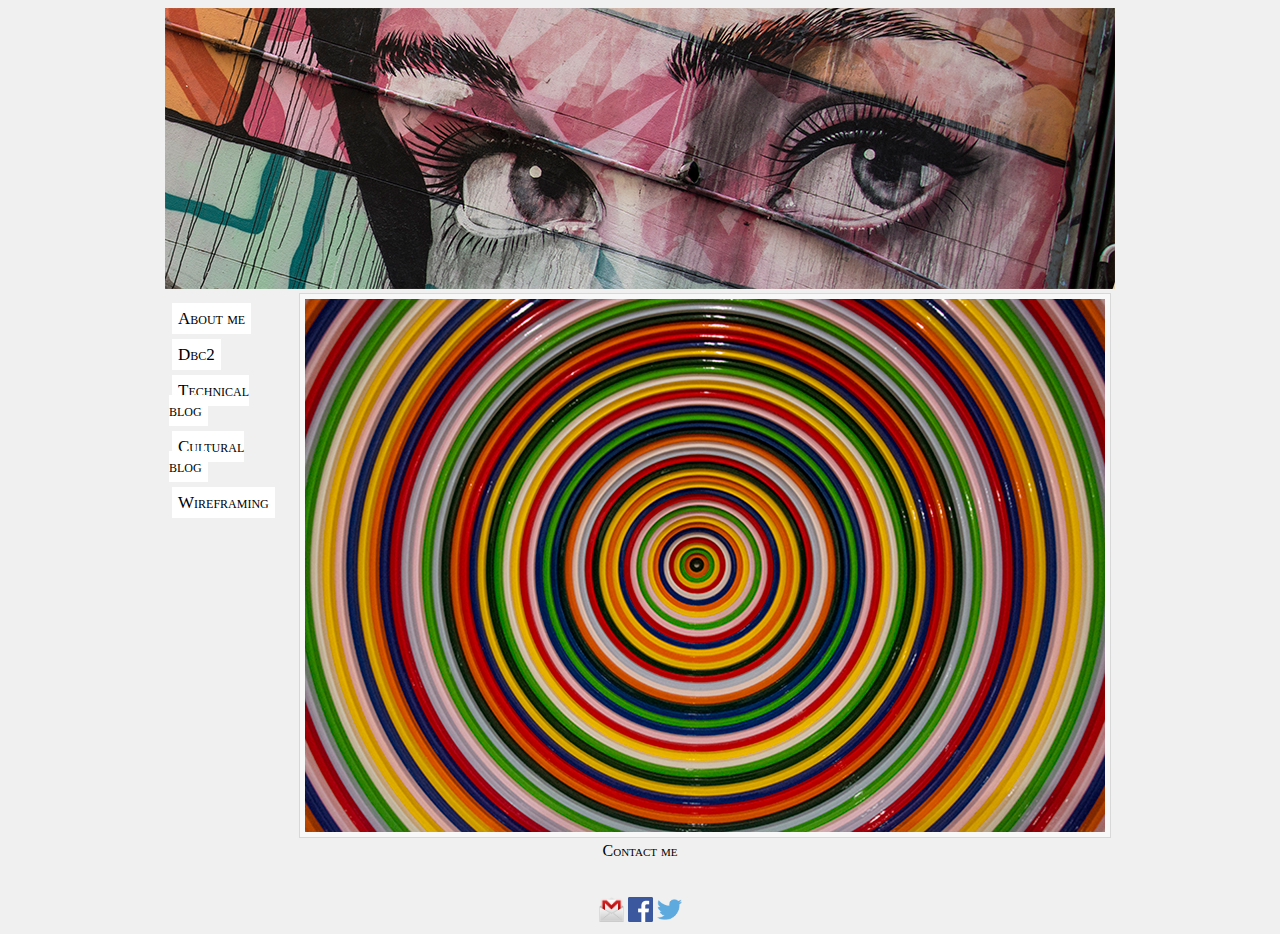
<file: index.html>
<DOCTYPE! html>
<html>
	<head>
		<link rel="icon" href="unit1_projects/images/tabhead.ico">
		<title>Home</title>
		<meta http-equiv="Content-Type" content="text/html; charset=utf-8">
		<link rel="stylesheet" type="text/css" href="unit1_projects/stylesheets/dbc2.css">
	</head>

	<body>
	<div id="body"> 
		<div id="header"> 
			<a href="index.html"><img src="unit1_projects/images/header.jpg"></a>
		</div>

		<div id="sidebar"> 
			<p><a class="button" href="unit1_projects/dbc1.html">About me</a></p>
			<p><a class="button" href="unit1_projects/dbc2.html">Dbc2</a></p>
			<p><a class="button" href="unit1_projects/week3_technical_blog.html">Technical blog</a></p>
			<p><a class="button" href="unit1_projects/week3_cultural_blog.html">Cultural blog</a></p>
			<p><a class="button" href="unit1_projects/wireframe_sites.html">Wireframing</a></p>
		</div>

		<div id="content"> 
			<img src="unit1_projects/images/circle.jpg">
		</div>

		<div id="footer">
			<h6>Contact me</h6>
			<a href="mailto:frscala@gmail.com"><img src ="unit1_projects/images/gmail.png"/ heigth ="25" width ="25"></a>
			<a href="https://www.facebook.com/francisco.scala" target ="blank"><img src ="unit1_projects/images/facebook.png"/ heigth ="25" width ="25"></a>
			<a href="https://twitter.com/phrano"><img src ="unit1_projects/images/twitter.png"/ heigth ="25" width ="25"></a> 
		</div>
	<div>
	</body>


</html>
</file>
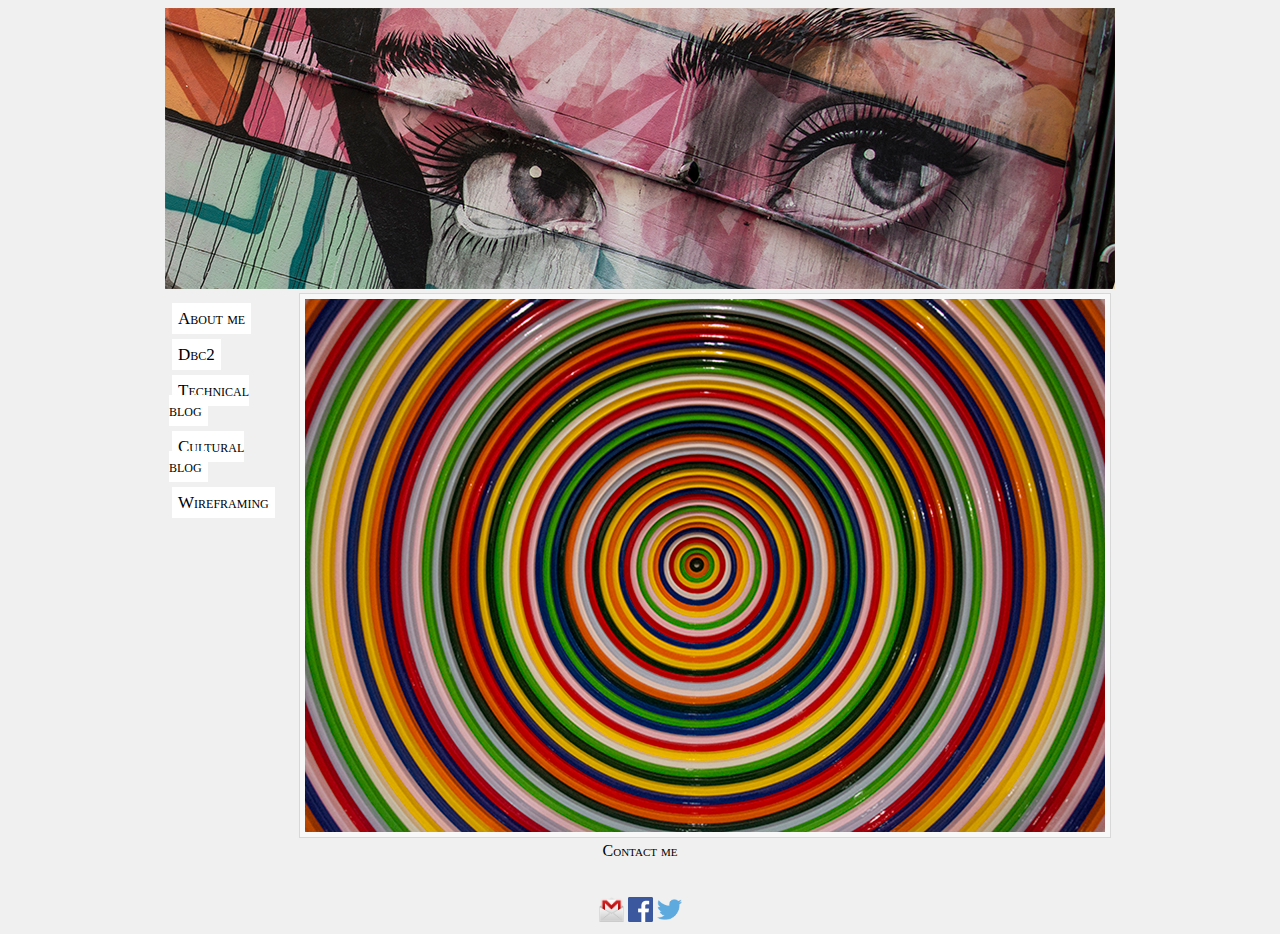
<file: unit1_projects/index.html>
<DOCTYPE! html>
<html>
	<head>
		<link rel="icon" href="images/tabhead.ico">
		<title>Home</title>
		<meta http-equiv="Content-Type" content="text/html; charset=utf-8">
		<link rel="stylesheet" type="text/css" href="stylesheets/dbc2.css">
	</head>

	<body>
	<div id="body"> 
		<div id="header"> 
			<a href="index.html"><img src="images/header.jpg"></a>
		</div>

		<div id="sidebar"> 
			<p><a class="button" href="dbc1.html">About me</a></p>
			<p><a class="button" href="dbc2.html">Dbc2</a></p>
			<p><a class="button" href="week3_technical_blog.html">Technical blog</a></p>
			<p><a class="button" href="week3_cultural_blog.html">Cultural blog</a></p>
			<p><a class="button" href="wireframe_sites.html">Wireframing</a></p>
		</div>

		<div id="content"> 
			<img src="images/circle.jpg">
		</div>

		<div id="footer">
			<h6>Contact me</h6>
			<a href="mailto:frscala@gmail.com"><img src ="images/gmail.png"/ heigth ="25" width ="25"></a>
			<a href="https://www.facebook.com/francisco.scala" target ="blank"><img src ="images/facebook.png"/ heigth ="25" width ="25"></a>
			<a href="https://twitter.com/phrano"><img src ="images/twitter.png"/ heigth ="25" width ="25"></a> 
		</div>
	<div>
	</body>


</html>
</file>
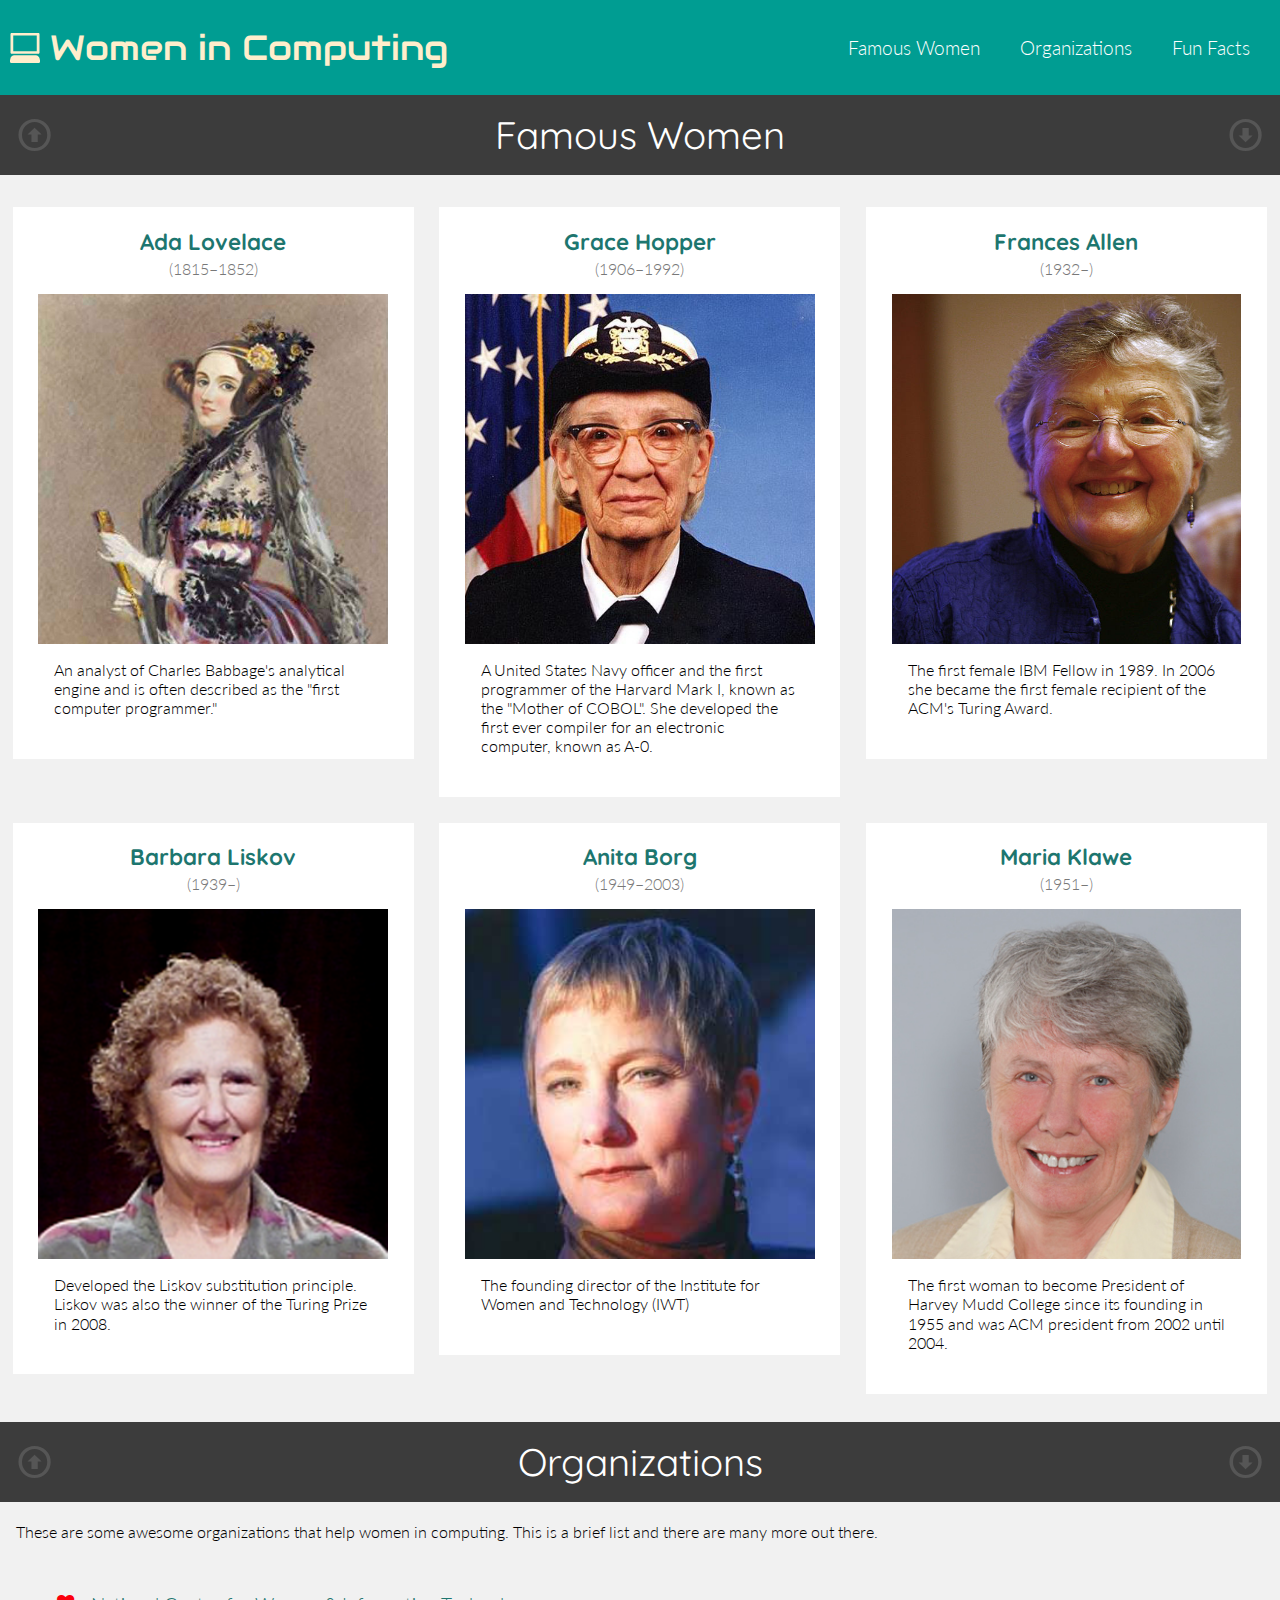
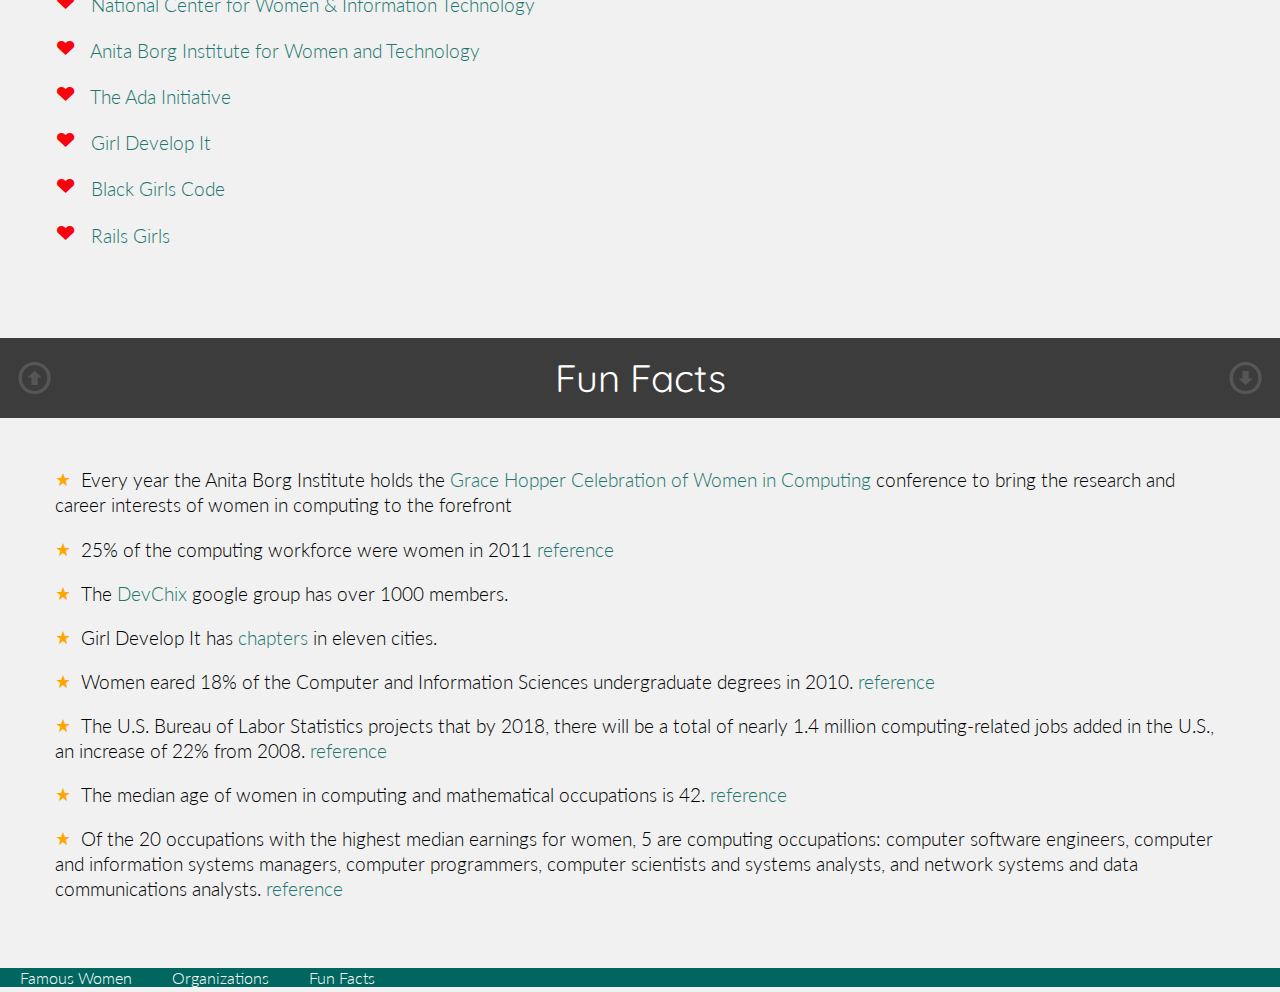
<file: unit1_projects/class1/completed/index.html>
<!DOCTYPE HTML PUBLIC "-//W3C//DTD HTML 4.01//EN" "http://www.w3.org/TR/html4/strict.dtd">
<html>
  <head>
    <title>Women in Computing</title>
    <meta http-equiv="Content-Type" content="text/html; charset=utf-8"/>
    <link href='http://fonts.googleapis.com/css?family=Audiowide|Quicksand:300,400,700|Lato:100,300,400,700,900,100italic,300italic,400italic,700italic,900italic' rel='stylesheet' type='text/css'/>
    <link rel="stylesheet" type="text/css" href="stylesheets/reset.css" />
    <link rel="stylesheet" type="text/css" href="stylesheets/styles.css" charset="utf-8"/>
  </head>
  <body>
    <header>
      <h1>Women in Computing</h1>
      <nav>
        <ul>
          <li>
            <a href="#famous">Famous Women</a>
          </li>
          <li>
            <a href="#organizations">Organizations</a>
          </li>
          <li>
            <a href="#facts">Fun Facts</a>
          </li>
        </ul>
      </nav>
    </header>

    <div id="main">
      <section id="famous">
        <a name="famous"></a>
        <h2>Famous Women</h2>
        <a class="jump up" href="#">&igrave;</a>
        <a class="jump down" href="#organizations">&iacute;</a>
        <div class = "wrapper">
          <article class = "woman">
            <h3>
              <a href="http://en.wikipedia.org/wiki/Ada_Lovelace">Ada Lovelace</a>
            </h3>

            <h4>(1815&ndash;1852)</h4>
            <img src="images/ada_lovelace.jpg" alt="Ada Lovelace" />
            <p>An analyst of Charles Babbage's analytical engine and is often
              described as the "first computer programmer."</p>
          </article>
          <article class = "woman">
            <h3>
              <a href="http://en.wikipedia.org/wiki/Grace_Hopper">Grace Hopper</a>
            </h3>
            <h4>(1906&ndash;1992)</h4>
            <img src="images/grace_hopper.jpg" alt ="Grace Hopper" />
            <p>A United States Navy officer and the first programmer of the
              Harvard Mark I, known as the "Mother of COBOL". She developed the
              first ever compiler for an electronic computer, known as A-0.</p>
          </article>
          <article class = "woman">
            <h3>
              <a href="http://en.wikipedia.org/wiki/Frances_E._Allen">Frances Allen</a>
            </h3>
            <h4>(1932&ndash;)</h4>
            <img src="images/frances_allen.jpg" alt="Frances Allen" />
            <p>The first female IBM Fellow in 1989. In 2006 she became the first
              female recipient of the ACM's Turing Award.</p>
          </article>
          <article class="break woman">
            <h3>
              <a href="http://en.wikipedia.org/wiki/Barbara_Liskov">Barbara Liskov</a>
            </h3>
            <h4>(1939&ndash;)</h4>
            <img src="images/barbara_liskov.png" alt="Barbara Liskov" />
            <p>Developed the Liskov substitution principle. Liskov was also the
              winner of the Turing Prize in 2008.</p>
          </article>
          <article class = "woman">
            <h3>
              <a href="http://en.wikipedia.org/wiki/Anita_Borg">Anita Borg</a>
            </h3>
            <h4>(1949&ndash;2003)</h4>
            <img src="images/anita_borg.jpg" alt="Anita Borg" />
            <p>The founding director of the Institute for Women and Technology
              (IWT)</p>
          </article>
          <article class = "woman">
            <h3>
              <a href="http://en.wikipedia.org/wiki/Maria_Klawe">Maria Klawe</a>
            </h3>
            <h4>(1951&ndash;)</h4>
            <img src="images/maria_klawe.jpg" alt="Maria Klawe" />
            <p>The first woman to become President of Harvey Mudd College since
              its founding in 1955 and was ACM president from 2002 until 2004.</p>
          </article>
        </div>
      </section>

      <section id="organizations">
        <a name="organizations"></a>
        <h2>Organizations</h2>
        <a class="jump up" href="#famous">&igrave;</a>
        <a class="jump down" href="#facts">&iacute;</a>
        <div class = "wrapper">
          <p>These are some awesome organizations that help women in computing.
            This is a brief list and there are many more out there.</p>

          <ul>
            <li>
              <a href="http://www.ncwit.org/">National Center for Women & Information Technology</a>
              <img src="images/logos/ncwit.png" alt="National Center for Women & Information Technology logo" />
            </li>
            <li>
              <a href="http://anitaborg.org/">Anita Borg Institute for Women and Technology</a>
              <img src="images/logos/anitaborg.gif" alt="Anita Borg Institute for Women and Technology logo" />
            </li>
            <li>
              <a href="http://adainitiative.org/">The Ada Initiative</a>
              <img src="images/logos/adainitiative.png" alt="The Ada Initiative logo" />
            </li>
            <li>
              <a href="http://girldevelopit.com/">Girl Develop It</a>
              <img src="images/logos/gdi.png" alt="Girl Develop It logo" />
            </li>
            <li>
              <a href="http://www.blackgirlscode.com/">Black Girls Code</a>
              <img src="images/logos/blackgirlscode.jpg" alt="Black Girls Code logo" />
            </li>
            <li>
              <a href="http://railsgirls.com/">Rails Girls</a>
              <img src="images/logos/railsgirls.png" alt="Rails Girls logo" />
            </li>
          </ul>
        </div>
      </section>

      <section id="facts">
        <a name="facts"></a>
        <h2>Fun Facts</h2>
        <a class="jump up" href="#organizations">&igrave;</a>
        <a class="jump down" href="#bottom">&iacute;</a>
        <div class = "wrapper">
          <ul>
            <li>Every year the Anita Borg Institute holds the
              <a href="http://anitaborg.org/initiatives/ghc/">Grace Hopper
              Celebration of Women in Computing</a> conference to bring the
              research and career interests of women in computing to the
              forefront</li>
            <li>25% of the computing workforce were women in 2011
              <a href="http://www.bls.gov/cps/cpsaat11.htm">reference</a></li>
            <li>The <a href="https://twitter.com/DevChix">DevChix</a> google group has over 1000 members.</li>
            <li>Girl Develop It has <a href="http://girldevelopit.com/chapters">chapters</a> in eleven cities.</li>
            <li>Women eared 18% of the Computer and Information Sciences
              undergraduate degrees in 2010. <a href="http://www.ncwit.org/sites/default/files/resources/2012bythenumbers_web.pdf">
              reference</a></li>
            <li>The U.S. Bureau of Labor Statistics projects that by 2018, there
              will be a total of nearly 1.4 million computing-related jobs added
              in the U.S., an increase of 22% from 2008.
              <a href="http://www.ncwit.org/sites/default/files/resources/scorecard2010_printversion_web.pdf">reference</a></li>
            <li>The median age of women in computing and mathematical occupations
              is 42. <a href="http://www.ncwit.org/blog/did-you-know-demographics-technical-women">reference</a></li>
            <li>Of the 20 occupations with the highest median earnings for women,
              5 are computing occupations: computer software engineers, computer
              and information systems managers, computer programmers, computer
              scientists and systems analysts, and network systems and data
              communications analysts. <a href="http://www.ncwit.org/blog/did-you-know-demographics-technical-women">reference</a></li>
          </ul>
        </div>
      </section>
    </div>

    <footer>
      <nav>
        <ul>
          <li>
            <a href="#famous">Famous Women</a>
          </li>
          <li>
            <a href="#organizations">Organizations</a>
          </li>
          <li>
            <a href="#facts">Fun Facts</a>
          </li>
        </ul>
      </nav>
    </footer>
    <a name="bottom"></a>
  </body>
</html>
</file>
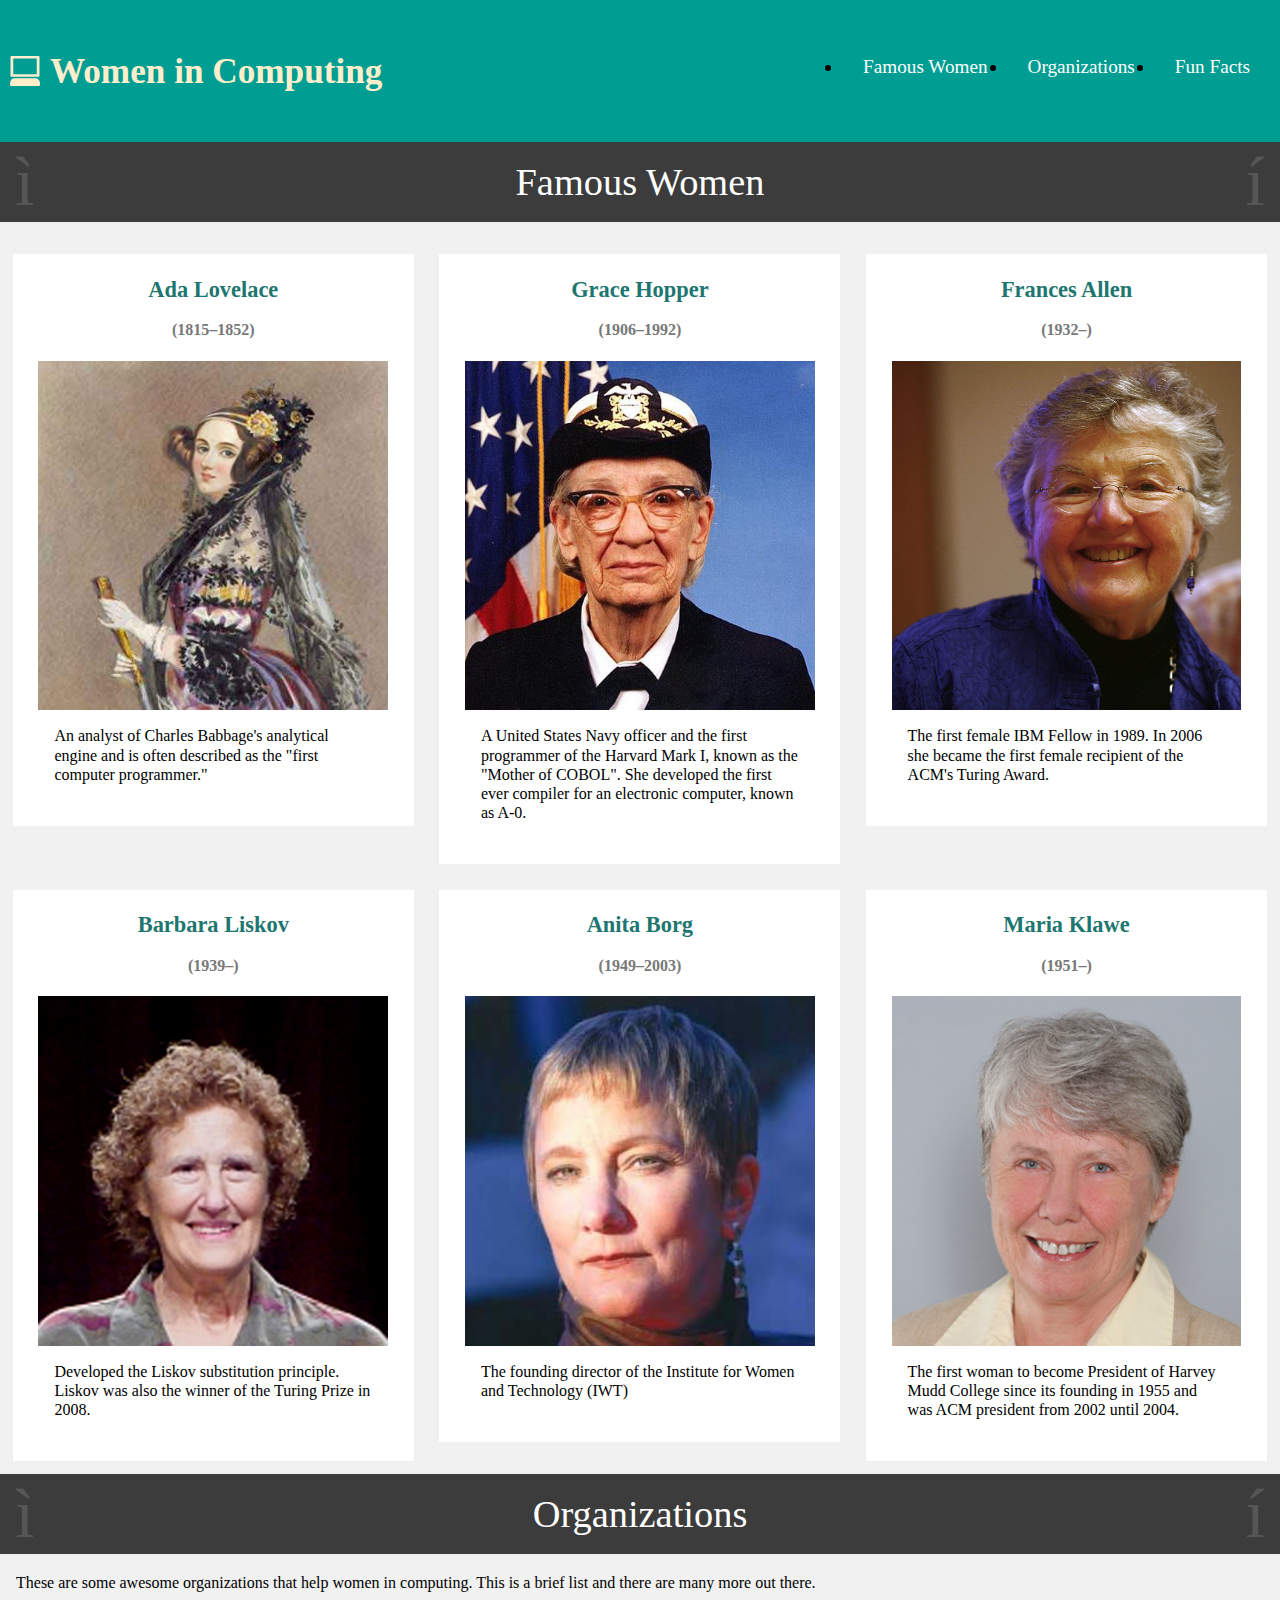
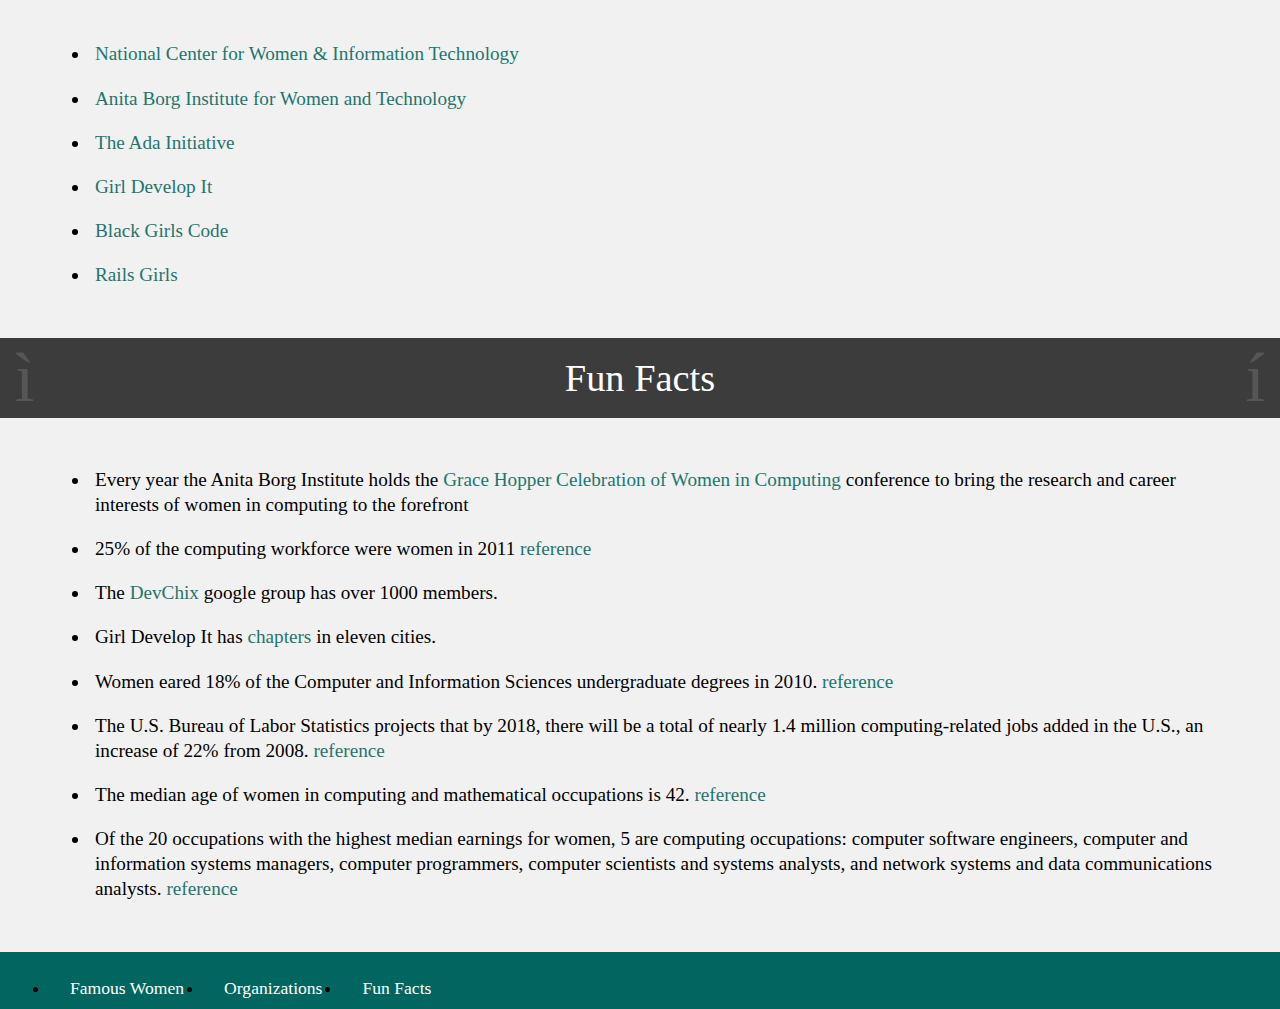
<file: unit1_projects/class1/practice/index.html>
<!DOCTYPE HTML PUBLIC "-//W3C//DTD HTML 4.01//EN" "http://www.w3.org/TR/html4/strict.dtd">
<html>
  <head>
    <title>Women in Computing</title>
    <meta http-equiv="Content-Type" content="text/html; charset=utf-8"/>
    <link rel="stylesheet" type="text/css" href="stylesheets/styles.css" charset="utf-8"/>
  <body>
      <div id="header">
        <h1>Women in Computing</h1>
        <div class="nav">
          <ul>
            <li>
              <a href="#">Famous Women</a>
            </li>
            <li>
              <a href="#">Organizations</a>
            </li>
            <li>
              <a href="#">Fun Facts</a>
            </li>
          </ul>
        </div>
      </div>

      <div id="main">
        <div id="famous">
          <a name="famous"></a>
          <h2>Famous Women</h2>
          <a class="jump up" href="#">&igrave;</a>
          <a class="jump down" href="#organizations">&iacute;</a>
          <div class ="wrapper">
            <div class = "woman">
              <h3>
                <a href="http://en.wikipedia.org/wiki/Ada_Lovelace">Ada Lovelace</a>
              </h3>

              <h4>(1815&ndash;1852)</h4>
              <img src="images/ada_lovelace.jpg" alt="Ada Lovelace" />
              <p>An analyst of Charles Babbage's analytical engine and is often
                described as the "first computer programmer."</p>
            </div>
            <div class = "woman">
              <h3>
                <a href="http://en.wikipedia.org/wiki/Grace_Hopper">Grace Hopper</a>
              </h3>
              <h4>(1906&ndash;1992)</h4>
              <img src="images/grace_hopper.jpg" alt ="Grace Hopper" />
              <p>A United States Navy officer and the first programmer of the
                Harvard Mark I, known as the "Mother of COBOL". She developed the
                first ever compiler for an electronic computer, known as A-0.</p>
            </div>
            <div class = "woman">
              <h3>
                <a href="http://en.wikipedia.org/wiki/Frances_E._Allen">Frances Allen</a>
              </h3>
              <h4>(1932&ndash;)</h4>
              <img src="images/frances_allen.jpg" alt="Frances Allen" />
              <p>The first female IBM Fellow in 1989. In 2006 she became the first
                female recipient of the ACM's Turing Award.</p>
            </div>
            <div class="break woman">
              <h3>
                <a href="http://en.wikipedia.org/wiki/Barbara_Liskov">Barbara Liskov</a>
              </h3>
              <h4>(1939&ndash;)</h4>
              <img src="images/barbara_liskov.png" alt="Barbara Liskov" />
              <p>Developed the Liskov substitution principle. Liskov was also the
                winner of the Turing Prize in 2008.</p>
            </div>
            <div class = "woman">
              <h3>
                <a href="http://en.wikipedia.org/wiki/Anita_Borg">Anita Borg</a>
              </h3>
              <h4>(1949&ndash;2003)</h4>
              <img src="images/anita_borg.jpg" alt="Anita Borg" />
              <p>The founding director of the Institute for Women and Technology
                (IWT)</p>
            </div>
            <div class = "woman">
              <h3>
                <a href="http://en.wikipedia.org/wiki/Maria_Klawe">Maria Klawe</a>
              </h3>
              <h4>(1951&ndash;)</h4>
              <img src="images/maria_klawe.jpg" alt="Maria Klawe" />
              <p>The first woman to become President of Harvey Mudd College since
                its founding in 1955 and was ACM president from 2002 until 2004.</p>
            </div>
          </div>
        </div>

        <div id="organizations">
          <a name="organizations"></a>
          <h2>Organizations</h2>
          <a class="jump up" href="#famous">&igrave;</a>
          <a class="jump down" href="#facts">&iacute;</a>
          <div class = "wrapper">
            <p>These are some awesome organizations that help women in computing.
              This is a brief list and there are many more out there.</p>

            <ul>
              <li>
                <a href="http://www.ncwit.org/">National Center for Women &amp; Information Technology</a>
                <img src="images/logos/ncwit.png" alt="National Center for Women &amp; Information Technology logo" />
              </li>
              <li>
                <a href="http://anitaborg.org/">Anita Borg Institute for Women and Technology</a>
                <img src="images/logos/anitaborg.gif" alt="Anita Borg Institute for Women and Technology logo" />
              </li>
              <li>
                <a href="http://adainitiative.org/">The Ada Initiative</a>
                <img src="images/logos/adainitiative.png" alt="The Ada Initiative logo" />
              </li>
              <li>
                <a href="http://girldevelopit.com/">Girl Develop It</a>
                <img src="images/logos/gdi.png" alt="Girl Develop It logo" />
              </li>
              <li>
                <a href="http://www.blackgirlscode.com/">Black Girls Code</a>
                <img src="images/logos/blackgirlscode.jpg" alt="Black Girls Code logo" />
              </li>
              <li>
                <a href="http://railsgirls.com/">Rails Girls</a>
                <img src="images/logos/railsgirls.png" alt="Rails Girls logo" />
              </li>
            </ul>
          </div>
        </div>

        <div id="facts">
          <a name="facts"></a>
          <h2>Fun Facts</h2>
          <a class="jump up" href="#organizations">&igrave;</a>
          <a class="jump down" href="#bottom">&iacute;</a>
          <div class = "wrapper">
            <ul>
              <li>Every year the Anita Borg Institute holds the
                <a href="http://anitaborg.org/initiatives/ghc/">Grace Hopper
                Celebration of Women in Computing</a> conference to bring the
                research and career interests of women in computing to the
                forefront</li>
              <li>25% of the computing workforce were women in 2011
                <a href="http://www.bls.gov/cps/cpsaat11.htm">reference</a></li>
              <li>The <a href="https://twitter.com/DevChix">DevChix</a> google group has over 1000 members.</li>
              <li>Girl Develop It has <a href="http://girldevelopit.com/chapters">chapters</a> in eleven cities.</li>
              <li>Women eared 18% of the Computer and Information Sciences
                undergraduate degrees in 2010. <a href="http://www.ncwit.org/sites/default/files/resources/2012bythenumbers_web.pdf">
                reference</a></li>
              <li>The U.S. Bureau of Labor Statistics projects that by 2018, there
                will be a total of nearly 1.4 million computing-related jobs added
                in the U.S., an increase of 22% from 2008.
                <a href="http://www.ncwit.org/sites/default/files/resources/scorecard2010_printversion_web.pdf">reference</a></li>
              <li>The median age of women in computing and mathematical occupations
                is 42. <a href="http://www.ncwit.org/blog/did-you-know-demographics-technical-women">reference</a></li>
              <li>Of the 20 occupations with the highest median earnings for women,
                5 are computing occupations: computer software engineers, computer
                and information systems managers, computer programmers, computer
                scientists and systems analysts, and network systems and data
                communications analysts. <a href="http://www.ncwit.org/blog/did-you-know-demographics-technical-women">reference</a></li>
            </ul>
            </div>
        </div>
      </div>
      <div id="footer">
        <div class="nav">
          <ul>
            <li>
              <a href="#">Famous Women</a>
            </li>
            <li>
              <a href="#">Organizations</a>
            </li>
            <li>
              <a href="#">Fun Facts</a>
            </li>
          </ul>
        </div>
      </div>
      <a name="bottom"></a>
  </body>
</html>
</file>
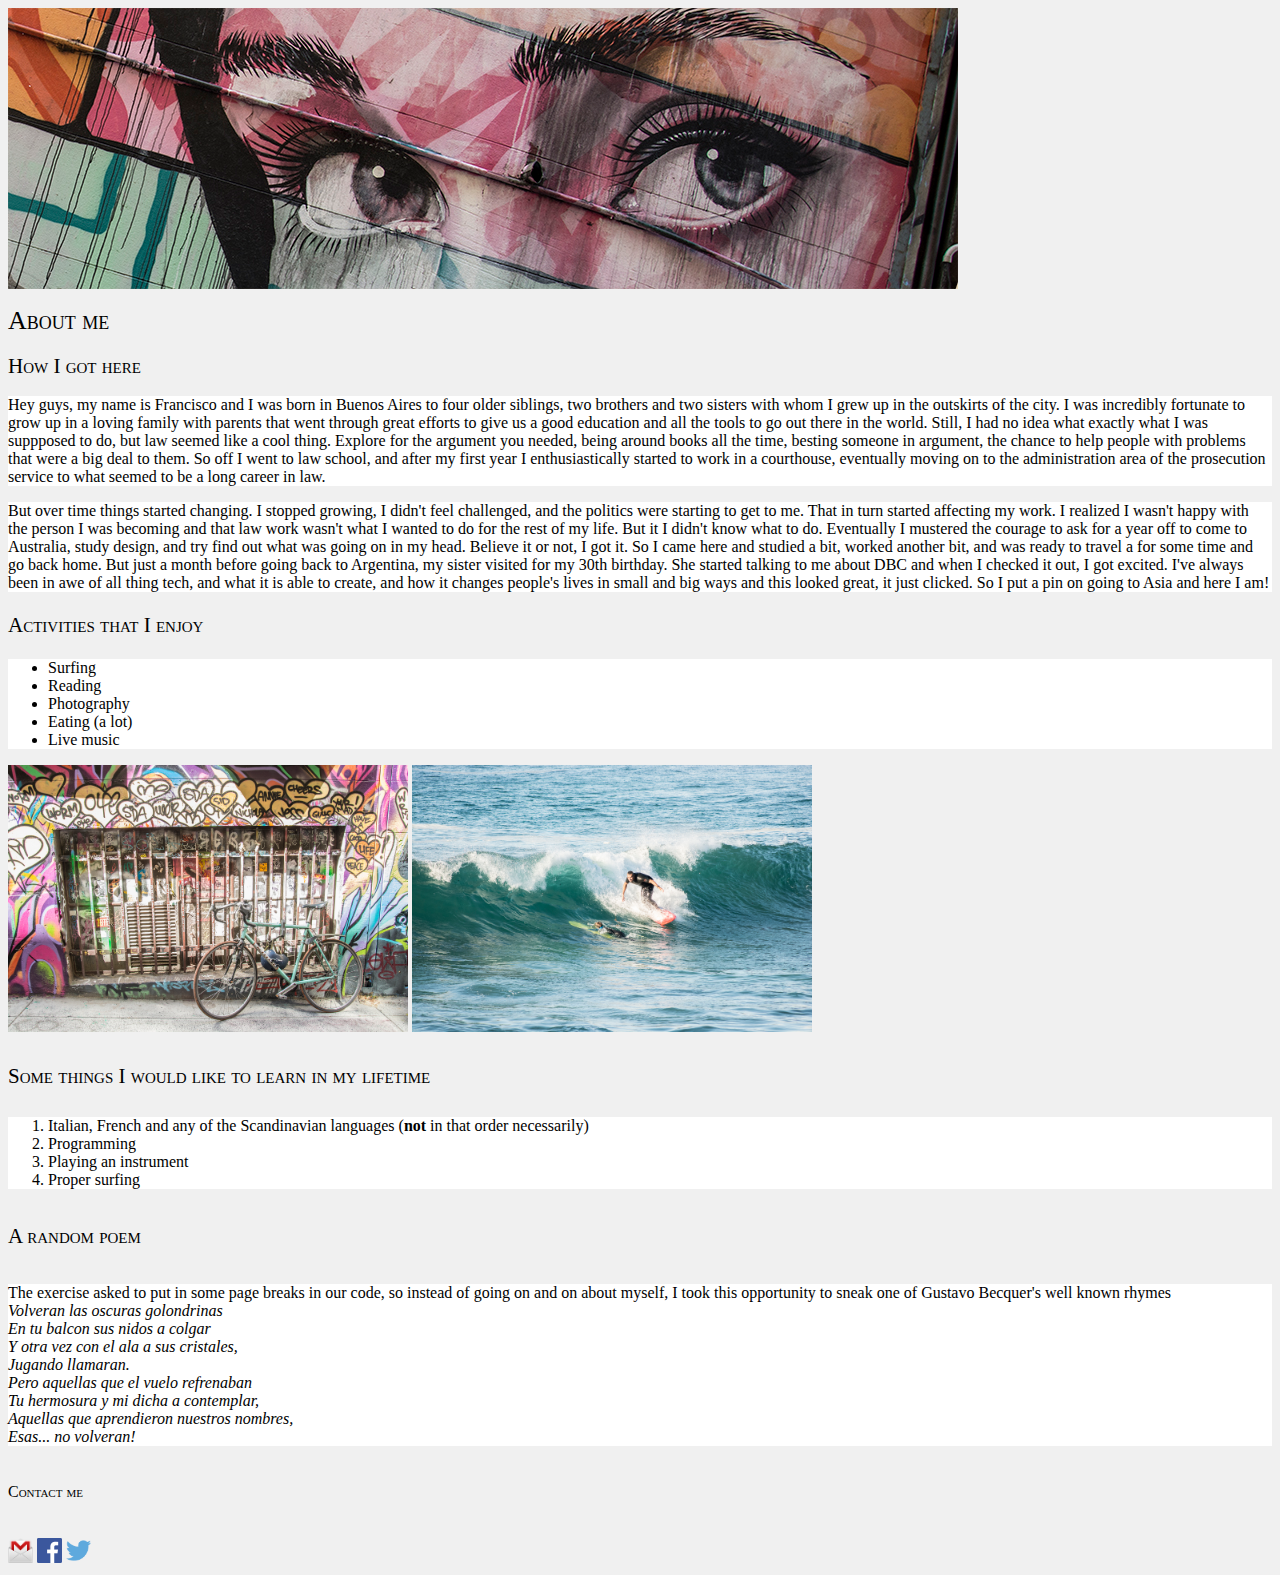
<file: unit1_projects/dbc1.html>
<DOCTYPE! html>
<html>
	<head>
		<title>A new road</title>
		<meta http-equiv="Content-Type" content="text/html; charset=utf-8">
		<link rel="stylesheet" type="text/css" href="stylesheets/dbc1.css">
	</head>
	<body>
			<a href="index.html"><img src="images/header.jpg"></a>

		<h1>About me</h1>
		<h2>How I got here</h2>
			<p class="textbox">Hey guys, my name is Francisco and I was born in Buenos Aires to four older siblings, two brothers and two sisters with whom I grew up in the outskirts of the city. I was incredibly fortunate to grow up in a loving family with parents that went through great efforts to give us a good education and all the tools to go out there in the world. Still, I had no idea what exactly what I was suppposed to do, but law seemed like a cool thing. Explore for the argument you needed, being around books all the time, besting someone in argument, the chance to help people with problems that were a big deal to them. So off I went to law school, and after my first year I enthusiastically started to work in a courthouse, eventually moving on to the administration area of the prosecution service to what seemed to be a long career in law.
			</p>
			<p class="textbox">But over time things started changing. I stopped growing, I didn't feel challenged, and the politics were starting to get to me. That in turn started affecting my work. I realized I wasn't happy with the person I was becoming and that law work wasn't what I wanted to do for the rest of my life. But it I didn't know what to do. Eventually I mustered the courage to ask for a year off to come to Australia, study design, and try find out what was going on in my head. Believe it or not, I got it. So I came here and studied a bit, worked another bit, and was ready to travel a for some time and go back home. But just a month before going back to Argentina, my sister visited for my 30th birthday. She started talking to me about DBC and when I checked it out, I got excited. I've always been in awe of all thing tech, and what it is able to create, and how it changes people's lives in small and big ways and this looked great, it just clicked. So I put a pin on going to Asia and here I am! 
			</p>		
		
		<h3>Activities that I enjoy</h3>
			<ul class="textbox">
			<li>Surfing</li>
			<li>Reading</li>
			<li>Photography</li>
			<li>Eating (a lot)</li>
			<li>Live music</li>
			</ul>
		
		<img src ="images/DSC_0974.jpg" heigth ="166" width ="400"/>
		<a href="http://www.surfermag.com"><img src ="images/DSC_1513.jpg"/ heigth ="166" width ="400"></a>

		<h4>Some things I would like to learn in my lifetime</h4>
			<ol class="textbox">
			<li>Italian, French and any of the Scandinavian languages (<strong>not</strong> in that order necessarily)</li>
			<li>Programming</li>
			<li>Playing an instrument</li>
			<li>Proper surfing</li>
			</ol>	
		
		<h5>A random poem</h5>
			<p class="textbox">
			The exercise asked to put in some page breaks in our code, so instead of going on and on about myself, I took this opportunity to sneak one of Gustavo Becquer's well known rhymes</br>
			<em>Volveran las oscuras golondrinas</br>
			En tu balcon sus nidos a colgar</br>
			Y otra vez con el ala a sus cristales,</br>
			Jugando llamaran.</br>
			Pero aquellas que el vuelo refrenaban</br>
			Tu hermosura y mi dicha a contemplar,</br>
			Aquellas que aprendieron nuestros nombres,</br>
			Esas... no volveran!
			</em>
			</p>
        	

		<h6>Contact me</h6>
		<a href="mailto:frscala@gmail.com"><img src ="images/gmail.png"/ heigth ="25" width ="25"></a>
		<a href="https://www.facebook.com/francisco.scala" target ="blank"><img src ="images/facebook.png"/ heigth ="25" width ="25"></a>
		<a href="https://twitter.com/phrano"><img src ="images/twitter.png"/ heigth ="25" width ="25"></a>
	</body>


</html>
</file>
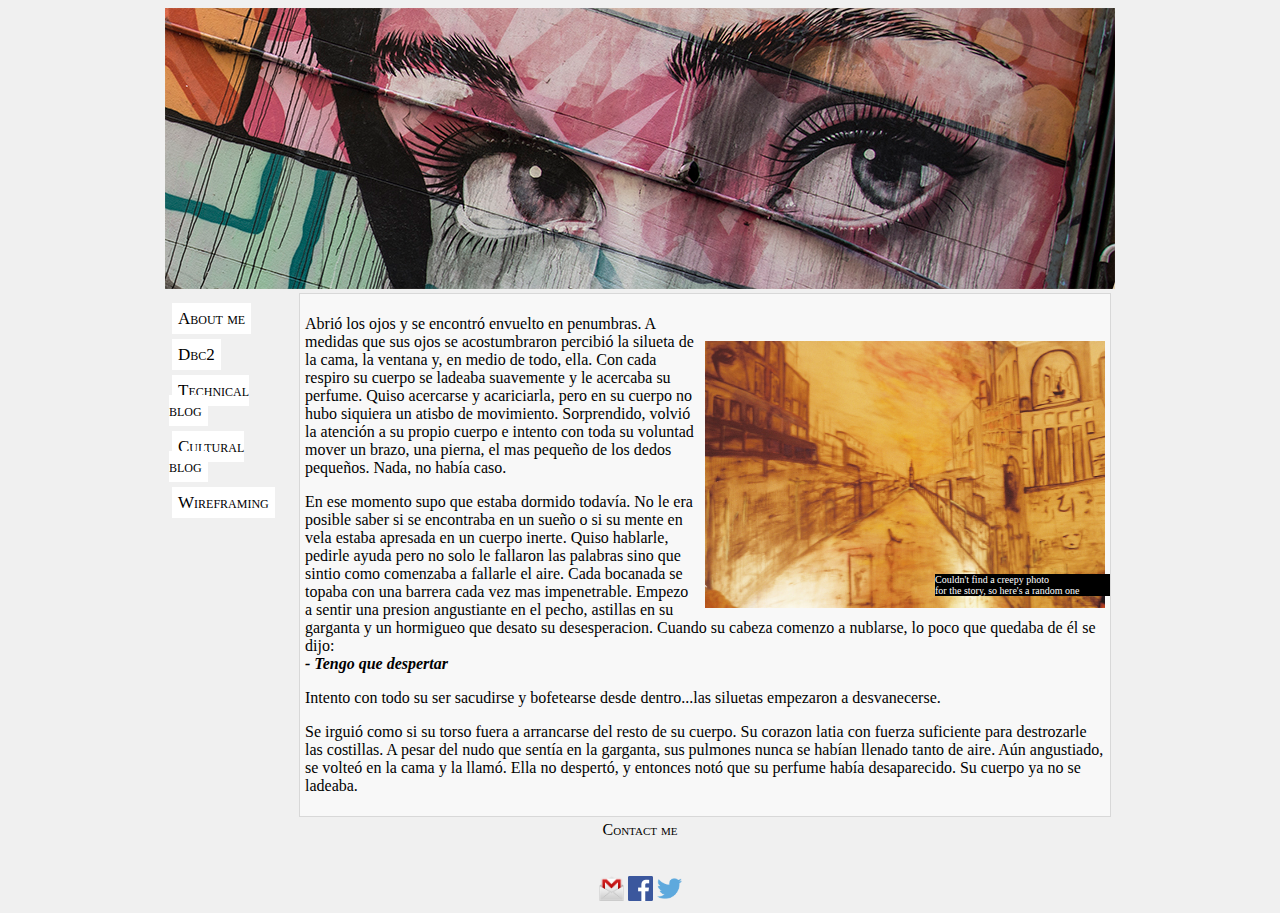
<file: unit1_projects/dbc2.html>
<!--header,content,sidebar,footer
spans
padding, borders, margins
center content area
width and height and id to divs-->

<DOCTYPE! html>
<html>
	<head>
		<link rel="icon" href="images/tabhead.ico">
		<title>Second exercise</title>
		<meta http-equiv="Content-Type" content="text/html; charset=utf-8">
		<link rel="stylesheet" type="text/css" href="stylesheets/dbc2.css">
	</head>

	<body>
	<div id="body"> 
		<div id="header"> 
			<a href="index.html"><img src="images/header.jpg"></a>
		</div>

		<div id="sidebar"> 
			<p><a class="button" href="dbc1.html">About me</a></p>
			<p><a class="button" href="dbc2.html">Dbc2</a></p>
			<p><a class="button" href="week3_technical_blog.html">Technical blog</a></p>
			<p><a class="button" href="week3_cultural_blog.html">Cultural blog</a></p>
			<p><a class="button" href="wireframe_sites.html">Wireframing</a></p>
		</div>

		<div id="content"> 
			<div id="photo"> 
				<p class="caption">Couldn't find a creepy photo </br>for the story, so here's a random one</p>
				<img src="images/F1000012.JPG" heigth ="166" width ="400">
			</div> 
			<p>Abrió los ojos y se encontró envuelto en penumbras. A medidas que sus ojos se acostumbraron percibió la silueta de la cama, la ventana y, en medio de todo, ella. Con cada respiro su cuerpo se ladeaba suavemente y le acercaba su perfume. Quiso acercarse y acariciarla, pero en su cuerpo no hubo siquiera un atisbo de movimiento. Sorprendido, volvió la atención a su propio cuerpo e intento con toda su voluntad mover un brazo, una pierna, el mas pequeño de los dedos pequeños. Nada, no había caso.</p>
			<p>En ese momento supo que estaba dormido todavía. No le era posible saber si se encontraba en un sueño o si su mente en vela estaba apresada en un cuerpo inerte. Quiso hablarle, pedirle ayuda pero no solo le fallaron las palabras sino que sintio como comenzaba a fallarle el aire. Cada bocanada se topaba con una barrera cada vez mas impenetrable. Empezo a sentir una presion angustiante en el pecho, astillas en su garganta y un hormigueo que desato su desesperacion. Cuando su cabeza comenzo a nublarse, lo poco que quedaba de él se dijo:</br>
			<span class="superemp">- Tengo que despertar</superemp></p>
			<p>Intento con todo su ser sacudirse y bofetearse desde dentro...las siluetas empezaron a desvanecerse.</p>
			<p>Se irguió como si su torso fuera a arrancarse del resto de su cuerpo. Su corazon latia con fuerza suficiente para destrozarle las costillas. A pesar del nudo que sentía en la garganta, sus pulmones nunca se habían llenado tanto de aire. Aún angustiado, se volteó en la cama y la llamó. Ella no despertó, y entonces notó que su perfume había desaparecido. Su cuerpo ya no se ladeaba.</p>
		</div>

		<div id="footer">
			<h6>Contact me</h6>
			<a href="mailto:frscala@gmail.com"><img src ="images/gmail.png"/ heigth ="25" width ="25"></a>
			<a href="https://www.facebook.com/francisco.scala" target ="blank"><img src ="images/facebook.png"/ heigth ="25" width ="25"></a>
			<a href="https://twitter.com/phrano"><img src ="images/twitter.png"/ heigth ="25" width ="25"></a> 
		</div>
	<div>
	</body>


</html>
</file>
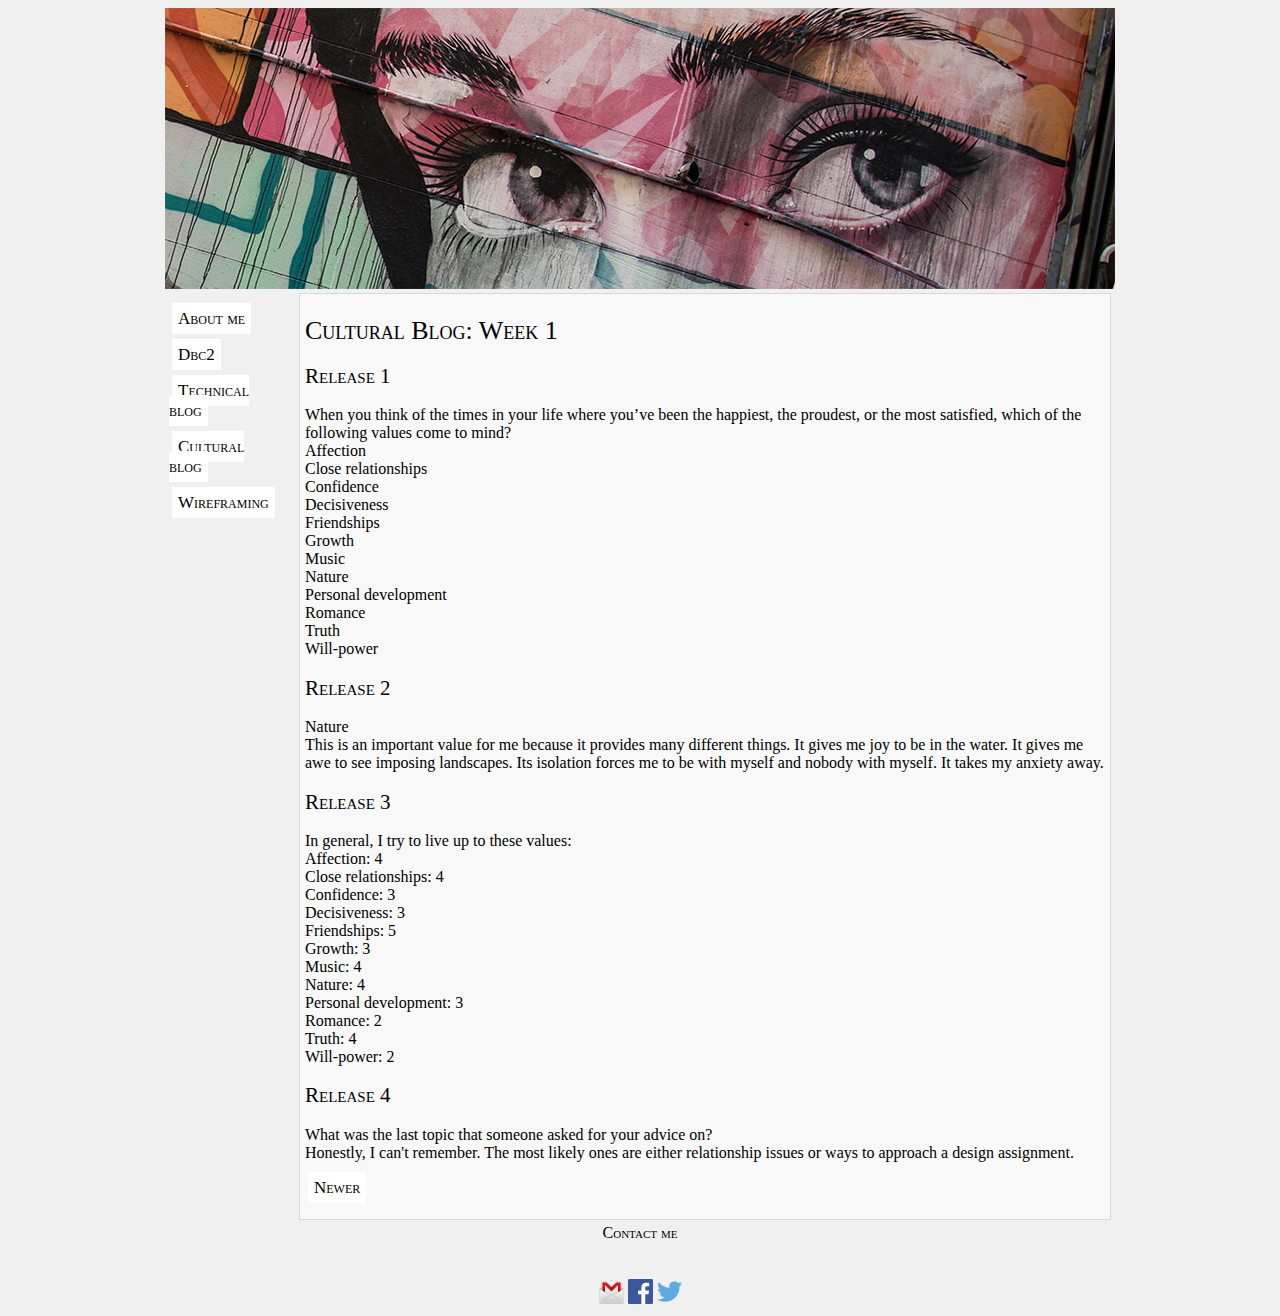
<file: unit1_projects/week1_cultural_blog.html>
<DOCTYPE! html>
<html>
	<head>
		<link rel="icon" href="images/tabhead.ico">
		<title>Cultural blog</title>
		<meta http-equiv="Content-Type" content="text/html; charset=utf-8">
		<link rel="stylesheet" type="text/css" href="stylesheets/dbc2.css">
	</head>

	<body>
	<div id="body"> 
		<div id="header"> 
			<a href="index.html"><img src="images/header.jpg"></a>
		</div>

		<div id="sidebar"> 
			<p><a class="button" href="unit1_projects/dbc1.html">About me</a></p>
			<p><a class="button" href="unit1_projects/dbc2.html">Dbc2</a></p>
			<p><a class="button" href="unit1_projects/week3_technical_blog.html">Technical blog</a></p>
			<p><a class="button" href="unit1_projects/week3_cultural_blog.html">Cultural blog</a></p>
			<p><a class="button" href="unit1_projects/wireframe_sites.html">Wireframing</a></p>
		</div>

		<div id="content"> 
			<h1>Cultural Blog: Week 1<h1>
			<h2>Release 1</h2>
			<p>When you think of the times in your life where you’ve been the happiest, the proudest, or the most satisfied, which of the following values come to mind?</br> 
			Affection</br> 
			Close relationships </br>
			Confidence </br>
			Decisiveness</br> 
			Friendships </br>
			Growth </br>
			Music </br>
			Nature </br>
			Personal development </br>
			Romance </br>
			Truth </br>
			Will-power</p>

			<h2>Release 2</h2>
			<p>Nature</br> This is an important value for me because it provides many different things. It gives me joy to be in the water. It gives me awe to see imposing landscapes. Its isolation forces me to be with myself and nobody with myself. It takes my anxiety away.</p>

			<h2>Release 3</h2>
			<p>In general, I try to live up to these values:</br>
			Affection: 4</br> 
			Close relationships: 4</br>
			Confidence: 3</br>
			Decisiveness: 3</br> 
			Friendships: 5</br>
			Growth: 3</br>
			Music: 4</br>
			Nature: 4</br>
			Personal development: 3</br>
			Romance: 2</br>
			Truth: 4</br>
			Will-power: 2</p>
			<h2>Release 4</h2>
			<p>What was the last topic that someone asked for your advice on?</br>
			Honestly, I can't remember. The most likely ones are either relationship issues or ways to approach a design assignment.</p>

			<p><a class="button" href="week3_cultural_blog.html">Newer</a></p>


		</div>

		<div id="footer">
			<h6>Contact me</h6>
			<a href="mailto:frscala@gmail.com"><img src ="images/gmail.png"/ heigth ="25" width ="25"></a>
			<a href="https://www.facebook.com/francisco.scala" target ="blank"><img src ="images/facebook.png"/ heigth ="25" width ="25"></a>
			<a href="https://twitter.com/phrano"><img src ="images/twitter.png"/ heigth ="25" width ="25"></a> 
		</div>
	<div>
	</body>


</html>
</file>
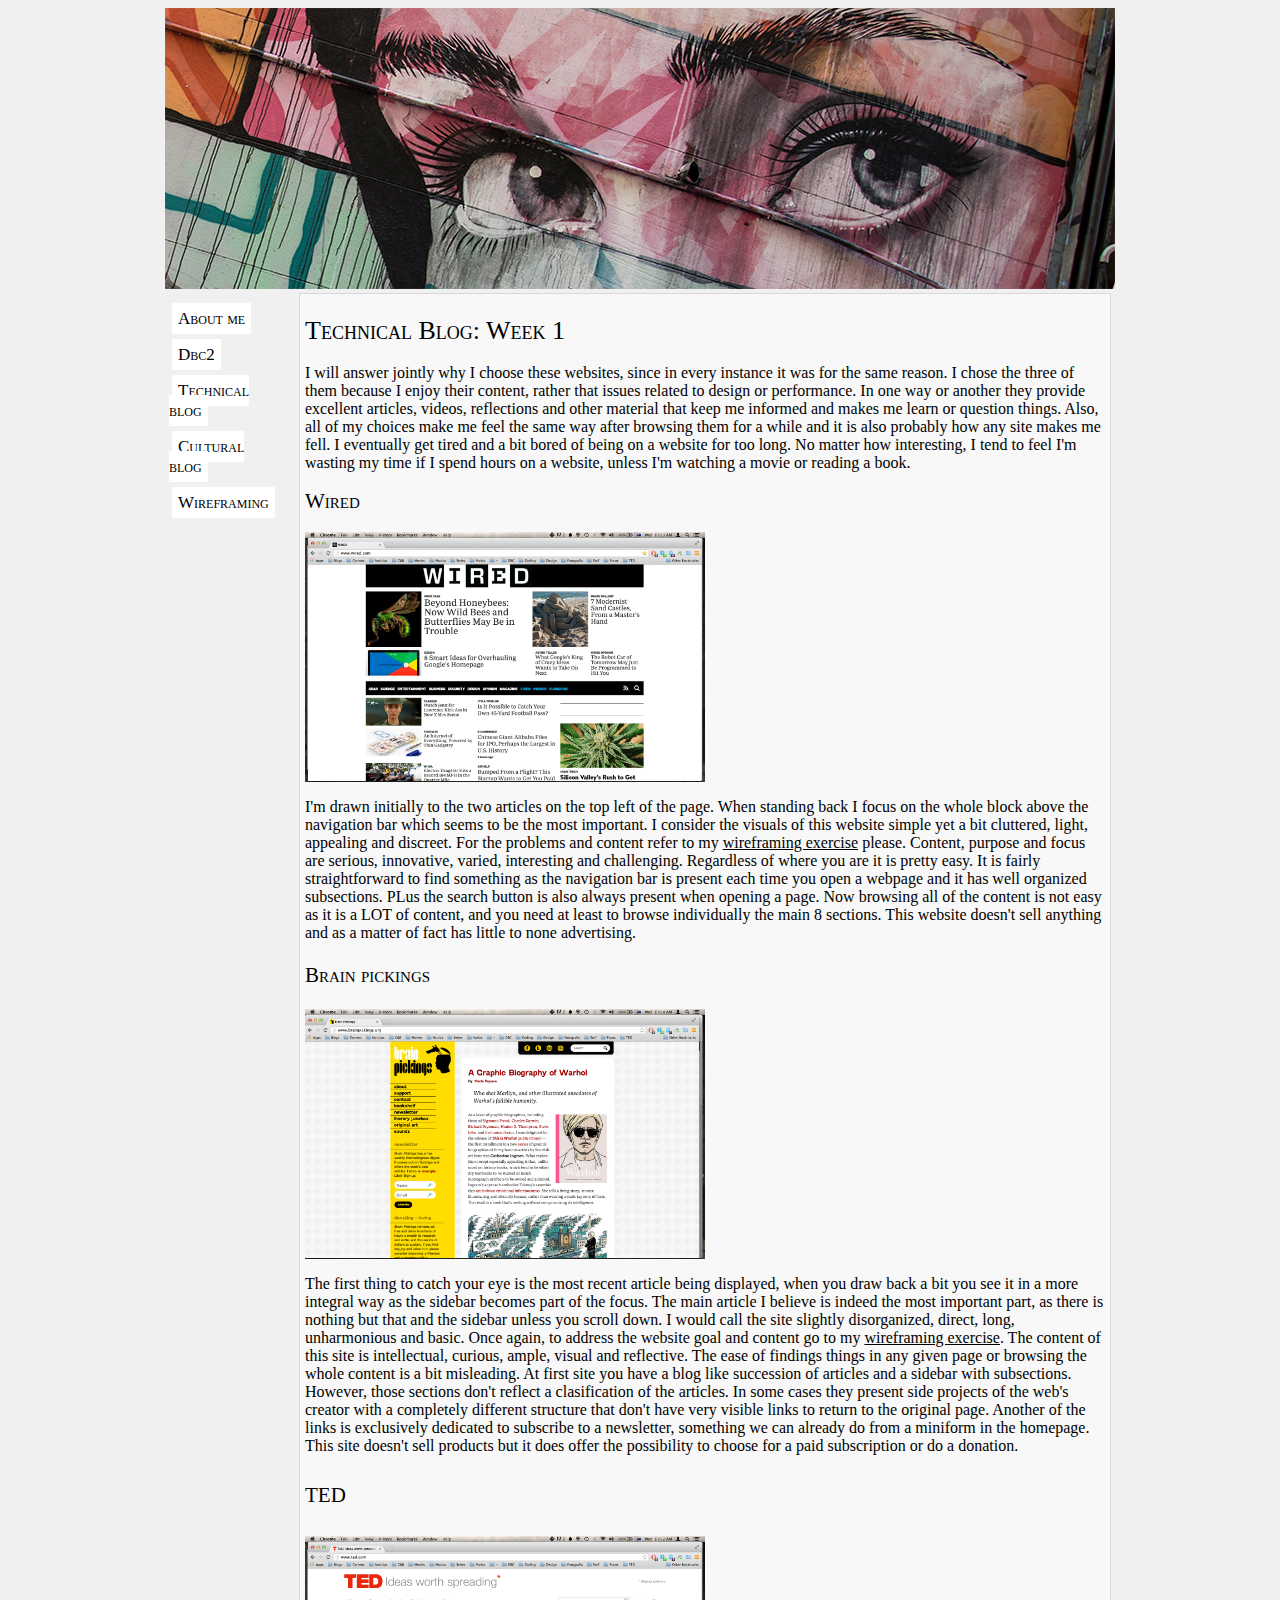
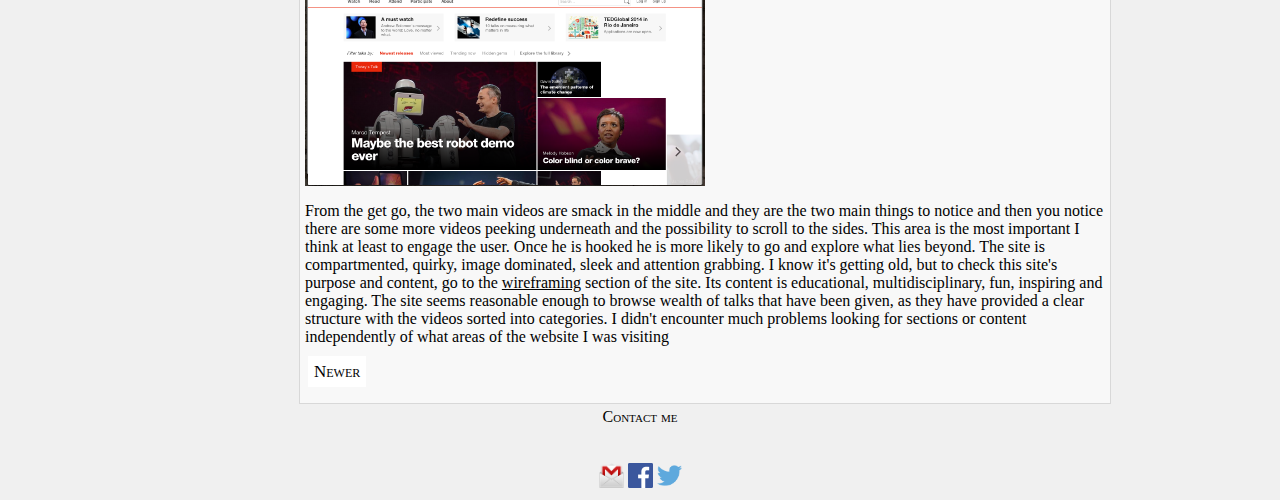
<file: unit1_projects/week1_technical_blog.html>
<DOCTYPE! html>
<html>
	<head>
		<link rel="icon" href="images/tabhead.ico">
		<title>Technical blog</title>
		<meta http-equiv="Content-Type" content="text/html; charset=utf-8">
		<link rel="stylesheet" type="text/css" href="stylesheets/dbc2.css">
	</head>

	<body>
	<div id="body"> 
		<div id="header"> 
			<a href="index.html"><img src="images/header.jpg"></a>
		</div>

		<div id="sidebar"> 
			<p><a class="button" href="dbc1.html">About me</a></p>
			<p><a class="button" href="dbc2.html">Dbc2</a></p>
			<p><a class="button" href="week3_technical_blog.html">Technical blog</a></p>
			<p><a class="button" href="week3_cultural_blog.html">Cultural blog</a></p>
			<p><a class="button" href="wireframe_sites.html">Wireframing</a></p>
		</div>

		<div id="content"> 
			<h1>Technical Blog: Week 1</h1>
			<p>I will answer jointly why I choose these websites, since in every instance it was for the same reason. I chose the three of them because I enjoy their content, rather that issues related to design or performance. In one way or another they provide excellent articles, videos, reflections and other material that keep me informed and makes me learn or question things. Also, all of my choices make me feel the same way after browsing them for a while and it is also probably how any site makes me fell. I eventually get tired and a bit bored of being on a website for too long. No matter how interesting, I tend to feel I'm wasting my time if I spend hours on a website, unless I'm watching a movie or reading a book. </p>
			<h2>Wired</h2>
			<img src ="images/wiredscr.png"/ heigth ="400" width ="400">
			<p>I'm drawn initially to the two articles on the top left of the page. When standing back I focus on the whole block above the navigation bar which seems to be the most important. I consider the visuals of this website simple yet a bit cluttered, light, appealing and discreet.
			For the problems and content refer to my <a href="wireframe_sites.html">wireframing exercise</a> please. Content, purpose and focus are serious, innovative, varied, interesting and challenging. Regardless of where you are it is pretty easy. It is fairly straightforward to find something as the navigation bar is present each time you open a webpage and it has well organized subsections. PLus the search button is also always present when opening a page. Now browsing all of the content is not easy as it is a LOT of content, and you need at least to browse individually the main 8 sections. This website doesn't sell anything and as a matter of fact has little to none advertising.
			</p>

			<h3>Brain pickings</h3>
			<img src ="images/brainscr.png"/ heigth ="400" width ="400">
			<p>The first thing to catch your eye is the most recent article being displayed, when you draw back a bit you see it in a more integral way as the sidebar becomes part of the focus. The main article I believe is indeed the most important part, as there is nothing but that and the sidebar unless you scroll down. I would call the site slightly disorganized, direct, long, unharmonious and basic. Once again, to address the website goal and content go to my <a href="wireframe_sites.html">wireframing exercise</a>. The content of this site is intellectual, curious, ample, visual and reflective. The ease of findings things in any given page or browsing the whole content is a bit misleading. At first site you have a blog like succession of articles and a sidebar with subsections. However, those sections don't reflect a clasification of the articles. In some cases they present side projects of the web's creator with a completely different structure that don't have very visible links to return to the original page. Another of the links is exclusively dedicated to subscribe to a newsletter, something we can already do from a miniform in the homepage. This site doesn't sell products but it does offer the possibility to choose for a paid subscription or do a donation.</p>
			
			<h4>TED</h4>
			<img src ="images/tedscr.png"/ heigth ="400" width ="400">
			<p> From the get go, the two main videos are smack in the middle and they are the two main things to notice and then you notice there are some more videos peeking underneath and the possibility to scroll to the sides. This area is the most important I think at least to engage the user. Once he is hooked he is more likely to go and explore what lies beyond. The site is compartmented, quirky, image dominated, sleek and attention grabbing. I know it's getting old, but to check this site's purpose and content, go to the <a href="wireframe_sites.html">wireframing</a> section of the site. Its content is educational, multidisciplinary, fun, inspiring and engaging. The site seems reasonable enough to browse wealth of talks that have been given, as they have provided a clear structure with the videos sorted into categories. I didn't encounter much problems looking for sections or content independently of what areas of the website I was visiting</p>
			<p><a class="button" href="week2_technical_blog.html">Newer</a></p>

		</div>

		<div id="footer">
			<h6>Contact me</h6>
			<a href="mailto:frscala@gmail.com"><img src ="images/gmail.png"/ heigth ="25" width ="25"></a>
			<a href="https://www.facebook.com/francisco.scala" target ="blank"><img src ="images/facebook.png"/ heigth ="25" width ="25"></a>
			<a href="https://twitter.com/phrano"><img src ="images/twitter.png"/ heigth ="25" width ="25"></a> 
		</div>
	<div>
	</body>


</html>
</file>
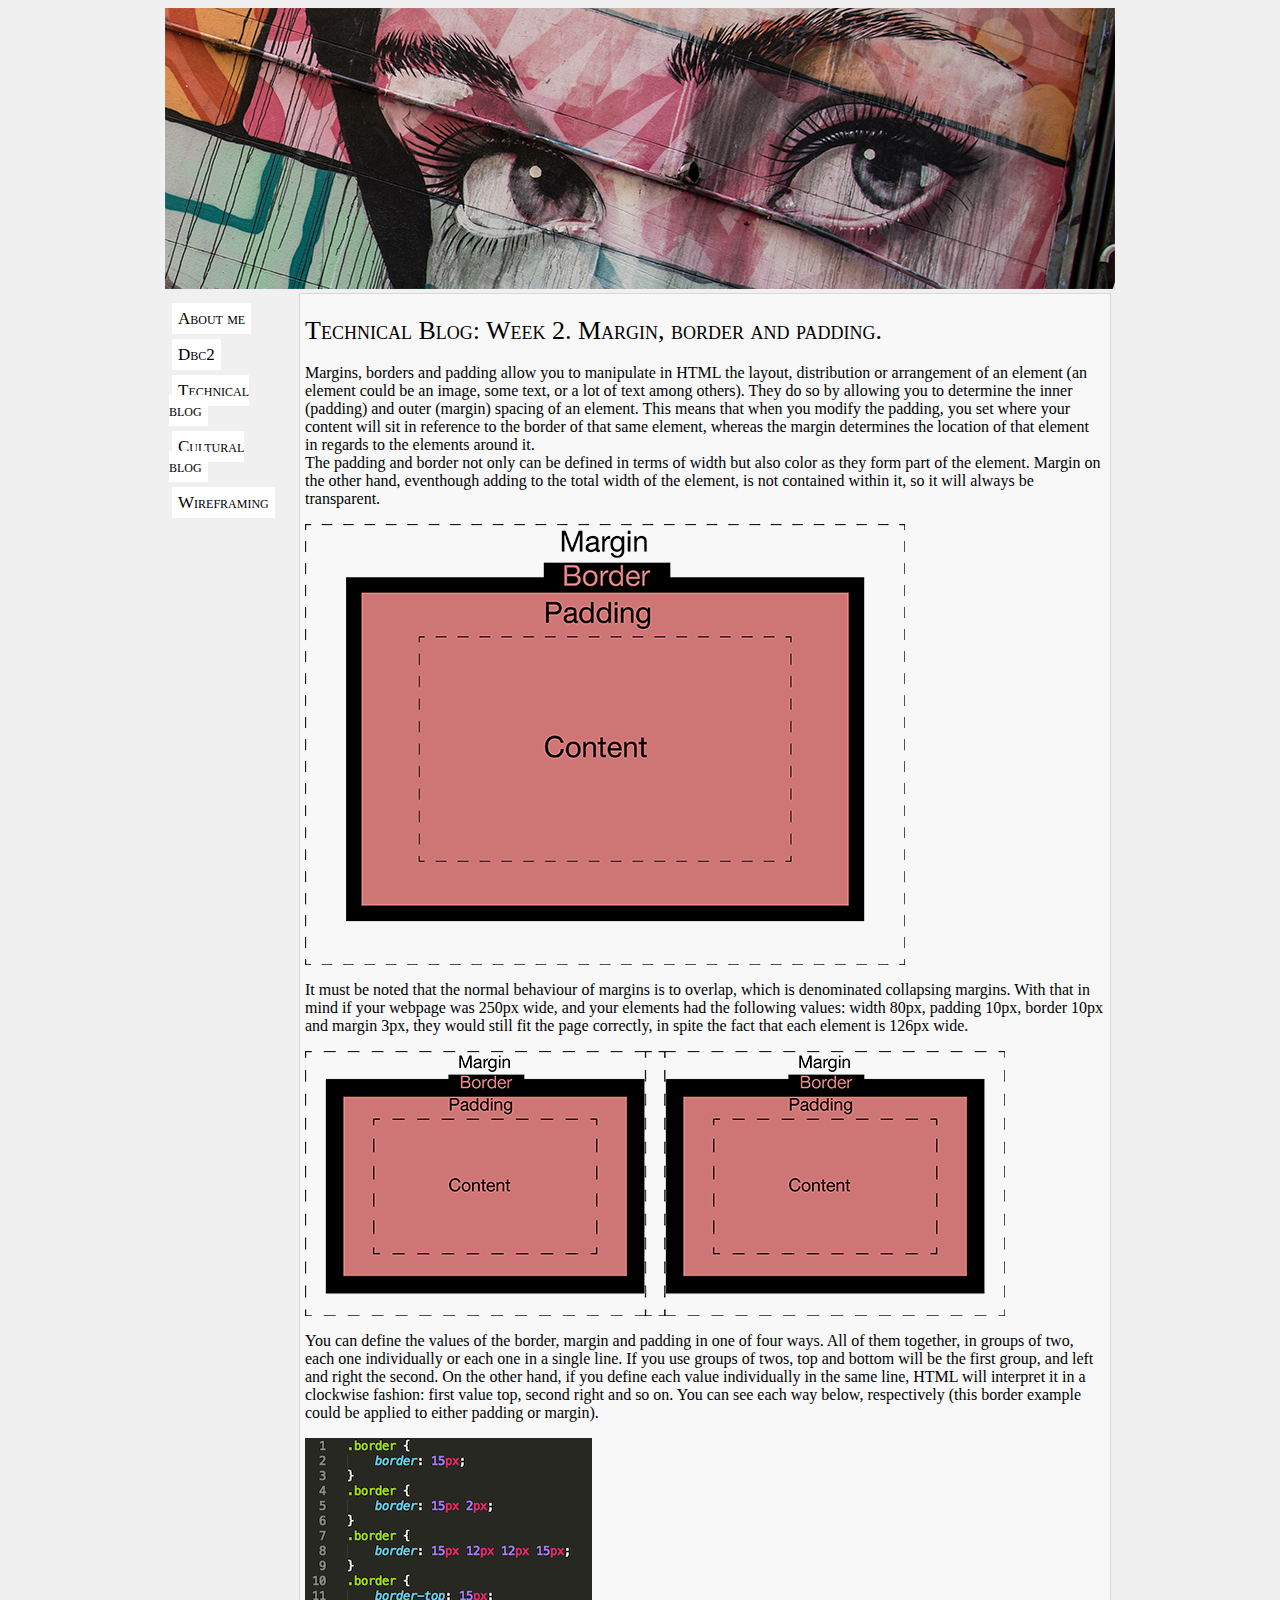
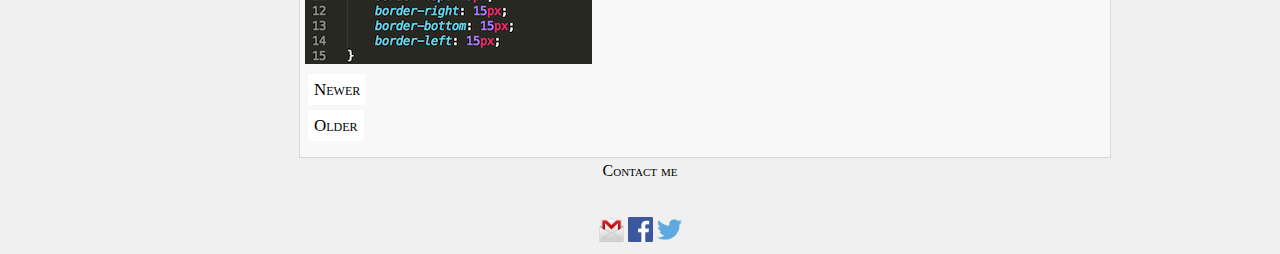
<file: unit1_projects/week2_technical_blog.html>
<DOCTYPE! html>
<html>
	<head>
		<link rel="icon" href="images/tabhead.ico">
		<title>Technical blog</title>
		<meta http-equiv="Content-Type" content="text/html; charset=utf-8">
		<link rel="stylesheet" type="text/css" href="stylesheets/dbc2.css">
	</head>

	<body>
	<div id="body"> 
		<div id="header"> 
			<a href="index.html"><img src="images/header.jpg"></a>
		</div>

		<div id="sidebar"> 
			<p><a class="button" href="dbc1.html">About me</a></p>
			<p><a class="button" href="dbc2.html">Dbc2</a></p>
			<p><a class="button" href="week3_technical_blog.html">Technical blog</a></p>
			<p><a class="button" href="week3_cultural_blog.html">Cultural blog</a></p>
			<p><a class="button" href="wireframe_sites.html">Wireframing</a></p>
		</div>

		<div id="content"> 
			<h1>Technical Blog: Week 2. Margin, border and padding.</h1>
			<p> Margins, borders and padding allow you to manipulate in HTML the layout, distribution or arrangement of an element (an element could be an image, some text, or a lot of text among others). They do so by allowing you to determine the inner (padding) and outer (margin) spacing of an element. This means that when you modify the padding, you set where your content will sit in reference to the border of that same element, whereas the margin determines the location of that element in regards to the elements around it.</br>The padding and border not only can be defined in terms of width but also color as they form part of the element. Margin on the other hand, eventhough adding to the total width of the element, is not contained within it, so it will always be transparent.</p>
			<img src="images/box.png">
			<p>It must be noted that the normal behaviour of margins is to overlap, which is denominated collapsing margins. With that in mind if your webpage was 250px wide, and your elements had the following values: width 80px, padding 10px, border 10px and margin 3px, they would still fit the page correctly, in spite the fact that each element is 126px wide.</p>
			<img src="images/doublebox.png">
			<p>You can define the values of the border, margin and padding in one of four ways. All of them together, in groups of two, each one individually or each one in a single line. If you use groups of twos, top and bottom will be the first group, and left and right the second. On the other hand, if you define each value individually in the same line, HTML will interpret it in a clockwise fashion: first value top, second right and so on. You can see each way below, respectively (this border example could be applied to either padding or margin).</p>
			<img src="images/border.png">

			<p><a class="button" href="week3_technical_blog.html">Newer</a></p>
			<p><a class="button" href="week1_technical_blog.html">Older</a></p>

		</div>

		<div id="footer">
			<h6>Contact me</h6>
			<a href="mailto:frscala@gmail.com"><img src ="images/gmail.png"/ heigth ="25" width ="25"></a>
			<a href="https://www.facebook.com/francisco.scala" target ="blank"><img src ="images/facebook.png"/ heigth ="25" width ="25"></a>
			<a href="https://twitter.com/phrano"><img src ="images/twitter.png"/ heigth ="25" width ="25"></a> 
		</div>
	<div>
	</body>


</html>
</file>
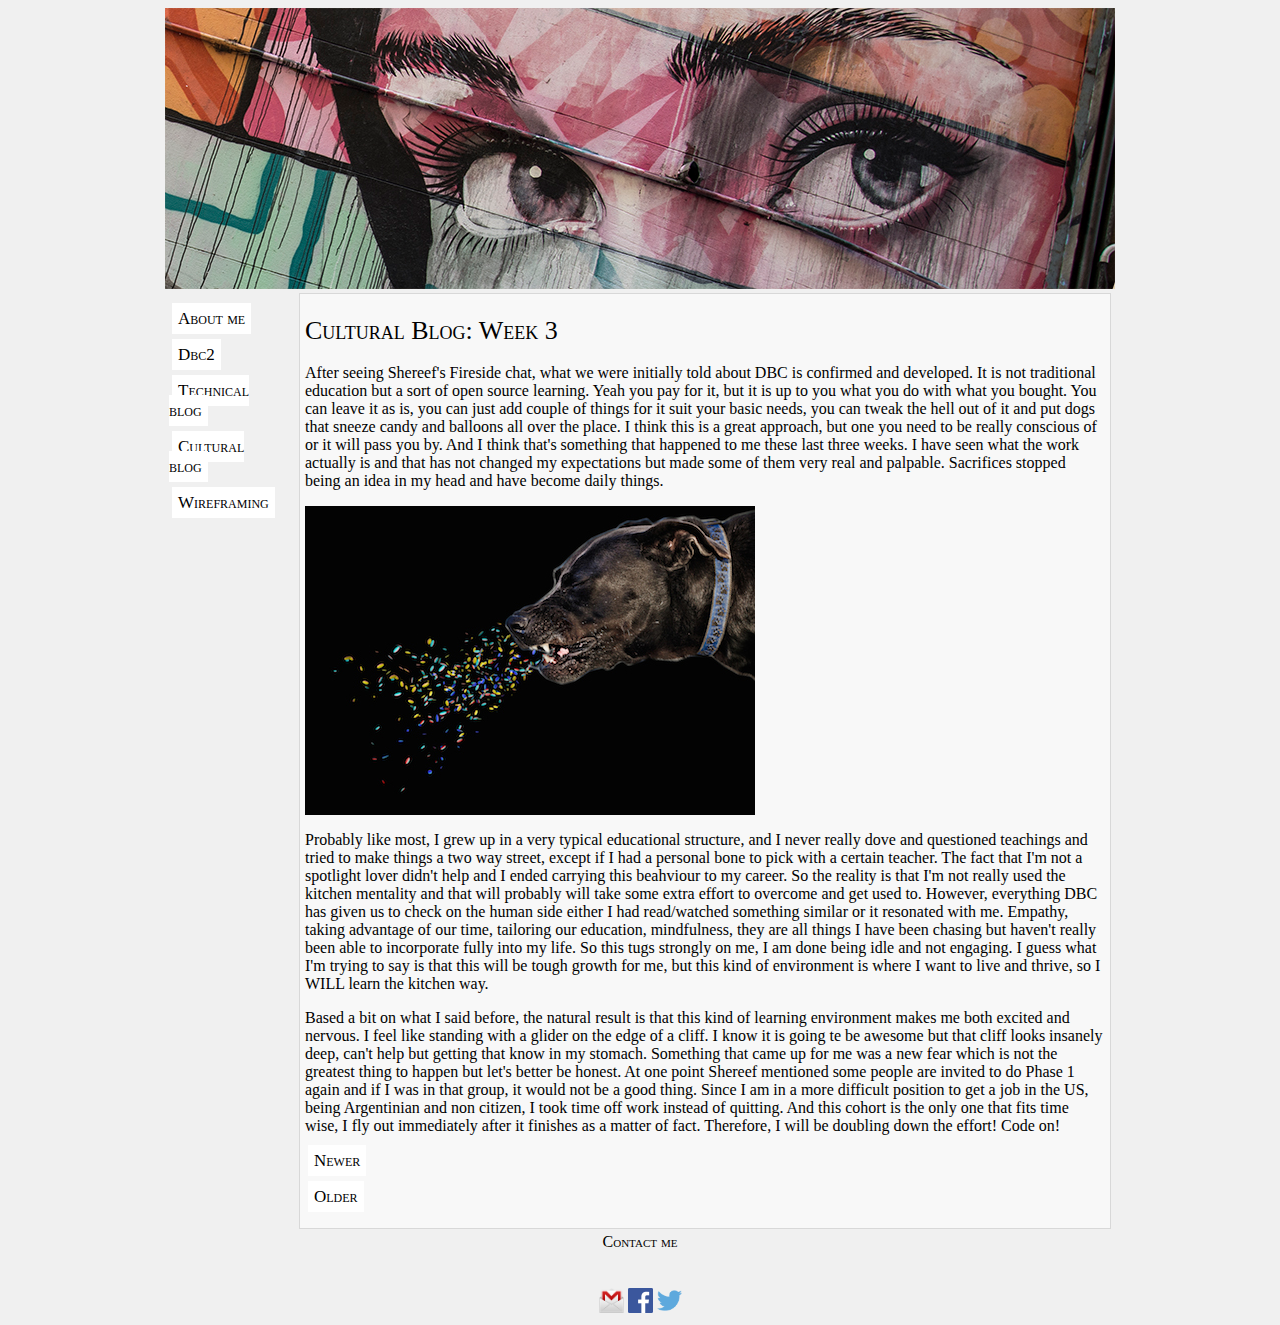
<file: unit1_projects/week3_cultural_blog.html>
<DOCTYPE! html>
<html>
	<head>
		<link rel="icon" href="images/tabhead.ico">
		<title>Cultural blog</title>
		<meta http-equiv="Content-Type" content="text/html; charset=utf-8">
		<link rel="stylesheet" type="text/css" href="stylesheets/dbc2.css">
	</head>

	<body>
	<div id="body"> 
		<div id="header"> 
			<a href="index.html"><img src="images/header.jpg"></a>
		</div>

		<div id="sidebar"> 
			<p><a class="button" href="dbc1.html">About me</a></p>
			<p><a class="button" href="dbc2.html">Dbc2</a></p>
			<p><a class="button" href="week3_technical_blog.html">Technical blog</a></p>
			<p><a class="button" href="week3_cultural_blog.html">Cultural blog</a></p>
			<p><a class="button" href="wireframe_sites.html">Wireframing</a></p>
		</div>

		<div id="content"> 
			<h1>Cultural Blog: Week 3</h1>
			
			<p>After seeing Shereef's Fireside chat, what we were initially told about DBC is confirmed and developed. It is not traditional education but a sort of open source learning. Yeah you pay for it, but it is up to you what you do with what you bought. You can leave it as is, you can just add couple of things for it suit your basic needs, you can tweak the hell out of it and put dogs that sneeze candy and balloons all over the place. I think this is a great approach, but one you need to be really conscious of or it will pass you by. And I think that's something that happened to me these last three weeks. I have seen what the work actually is and that has not changed my expectations but made some of them very real and palpable. Sacrifices stopped being an idea in my head and have become daily things.</p> 
			<img src="images/doggy.jpg">
		
			<p>Probably like most, I grew up in a very typical educational structure, and I never really dove and questioned teachings and tried to make things a two way street, except if I had a personal bone to pick with a certain teacher. The fact that I'm not a spotlight lover didn't help and I ended carrying this beahviour to my career. So the reality is that I'm not really used the kitchen mentality and that will probably will take some extra effort to overcome and get used to. However, everything DBC has given us to check on the human side either I had read/watched something similar or it resonated with me. Empathy, taking advantage of our time, tailoring our education, mindfulness, they are all things I have been chasing but haven't really been able to incorporate fully into my life. So this tugs strongly on me, I am done being idle and not engaging. I guess what I'm trying to say is that this will be tough growth for me, but this kind of environment is where I want to live and thrive, so I WILL learn the kitchen way.</p>
		
			<p>Based a bit on what I said before, the natural result is that this kind of learning environment makes me both excited and nervous. I feel like standing with a glider on the edge of a cliff. I know it is going te be awesome but that cliff looks insanely deep, can't help but getting that know in my stomach. Something that came up for me was a new fear which is not the greatest thing to happen but let's better be honest. At one point Shereef mentioned some people are invited to do Phase 1 again and if I was in that group, it would not be a good thing. Since I am in a more difficult position to get a job in the US, being Argentinian and non citizen, I took time off work instead of quitting. And this cohort is the only one that fits time wise, I fly out immediately after it finishes as a matter of fact. Therefore, I will be doubling down the effort! Code on!</p>
			
			<p><a class="button" href="week4_cultural_blog.html">Newer</a></p>
			<p><a class="button" href="week1_cultural_blog.html">Older</a></p>


		</div>

		<div id="footer">
			<h6>Contact me</h6>
			<a href="mailto:frscala@gmail.com"><img src ="images/gmail.png"/ heigth ="25" width ="25"></a>
			<a href="https://www.facebook.com/francisco.scala" target ="blank"><img src ="images/facebook.png"/ heigth ="25" width ="25"></a>
			<a href="https://twitter.com/phrano"><img src ="images/twitter.png"/ heigth ="25" width ="25"></a> 
		</div>
	<div>
	</body>


</html>
</file>
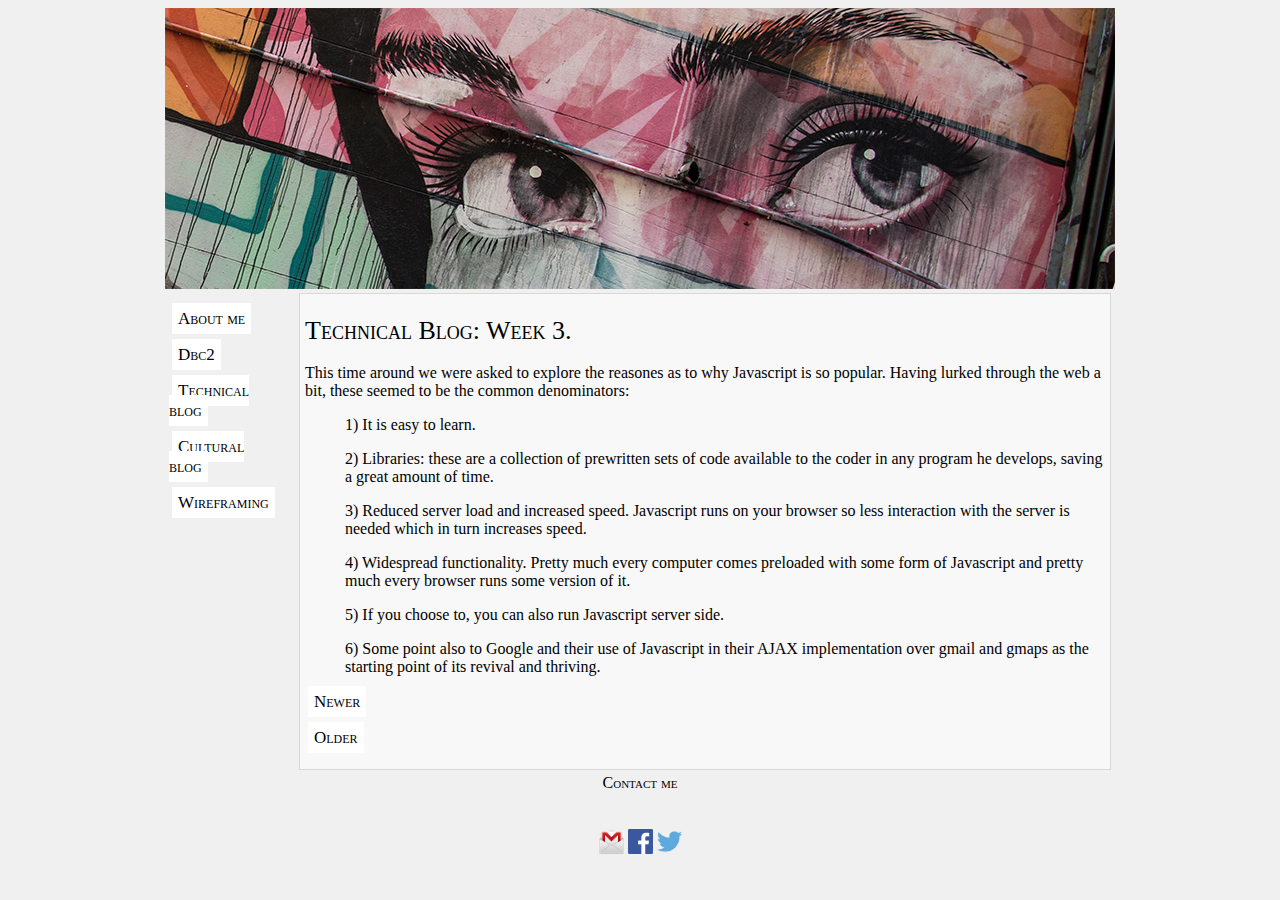
<file: unit1_projects/week3_technical_blog.html>
<DOCTYPE! html>
<html>
	<head>
		<link rel="icon" href="images/tabhead.ico">
		<title>Technical blog</title>
		<meta http-equiv="Content-Type" content="text/html; charset=utf-8">
		<link rel="stylesheet" type="text/css" href="stylesheets/dbc2.css">
	</head>

	<body>
	<div id="body"> 
		<div id="header"> 
			<a href="index.html"><img src="images/header.jpg"></a>
		</div>

		<div id="sidebar"> 
			<p><a class="button" href="dbc1.html">About me</a></p>
			<p><a class="button" href="dbc2.html">Dbc2</a></p>
			<p><a class="button" href="week3_technical_blog.html">Technical blog</a></p>
			<p><a class="button" href="week3_cultural_blog.html">Cultural blog</a></p>
			<p><a class="button" href="wireframe_sites.html">Wireframing</a></p>
		</div>

		<div id="content"> 
			<h1>Technical Blog: Week 3.</h1>
			<p> This time around we were asked to explore the reasones as to why Javascript is so popular. Having lurked through the web a bit, these seemed to be the common denominators:
<ol>1) It is easy to learn.</ol>
<ol>2) Libraries: these are a collection of prewritten sets of code available to the coder in any program he develops, saving a great amount of time.</ol>
<ol> 3) Reduced server load and increased speed. Javascript runs on your browser so less interaction with the server is needed which in turn increases speed.</ol>
<ol>4) Widespread functionality. Pretty much every computer comes preloaded with some form of Javascript and pretty much every browser runs some version of it.</ol>
<ol>5) If you choose to, you can also run Javascript server side.</ol>
<ol>6) Some point also to Google and their use of Javascript in their AJAX implementation over gmail and gmaps as the starting point of its revival and thriving.</ol></p>

			<p><a class="button" href="week4_technical_blog.html">Newer</a></p>
			<p><a class="button" href="week2_technical_blog.html">Older</a></p>

		</div>

		<div id="footer">
			<h6>Contact me</h6>
			<a href="mailto:frscala@gmail.com"><img src ="images/gmail.png"/ heigth ="25" width ="25"></a>
			<a href="https://www.facebook.com/francisco.scala" target ="blank"><img src ="images/facebook.png"/ heigth ="25" width ="25"></a>
			<a href="https://twitter.com/phrano"><img src ="images/twitter.png"/ heigth ="25" width ="25"></a> 
		</div>
	<div>
	</body>


</html>
</file>
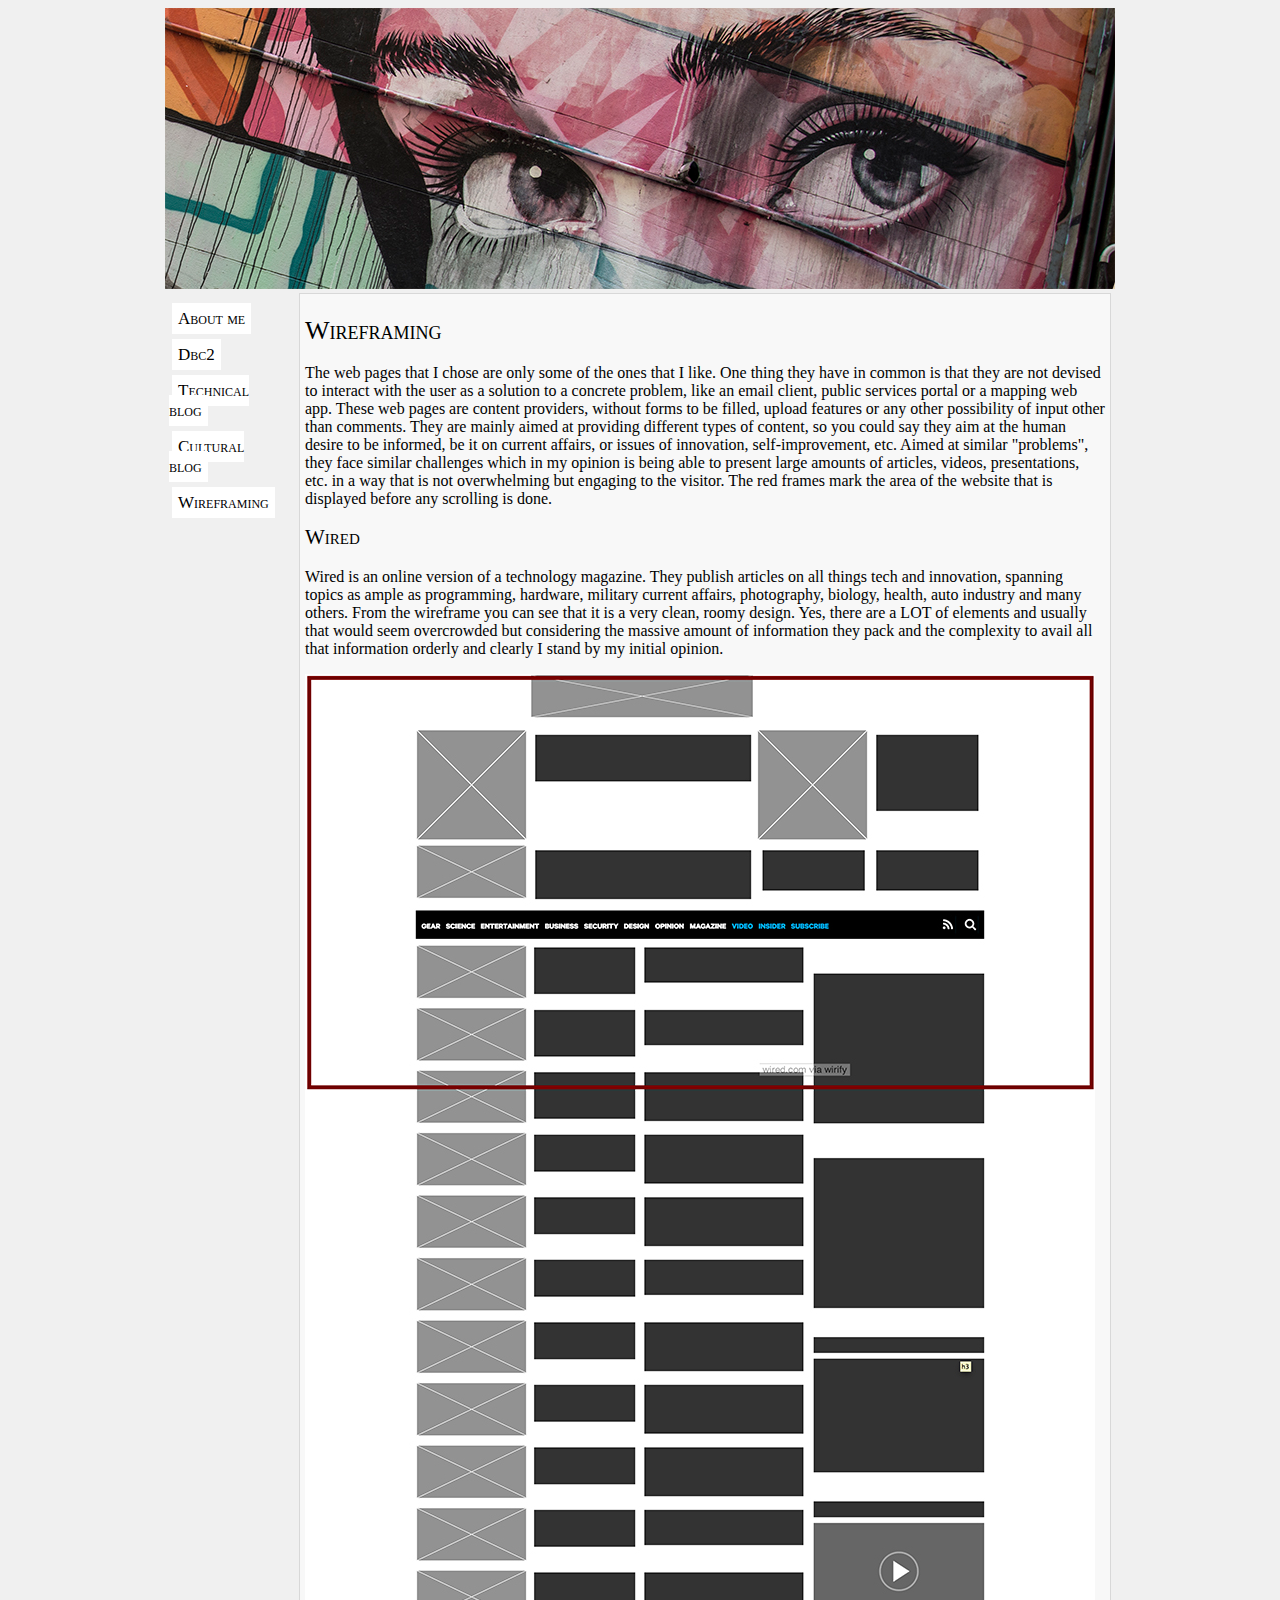
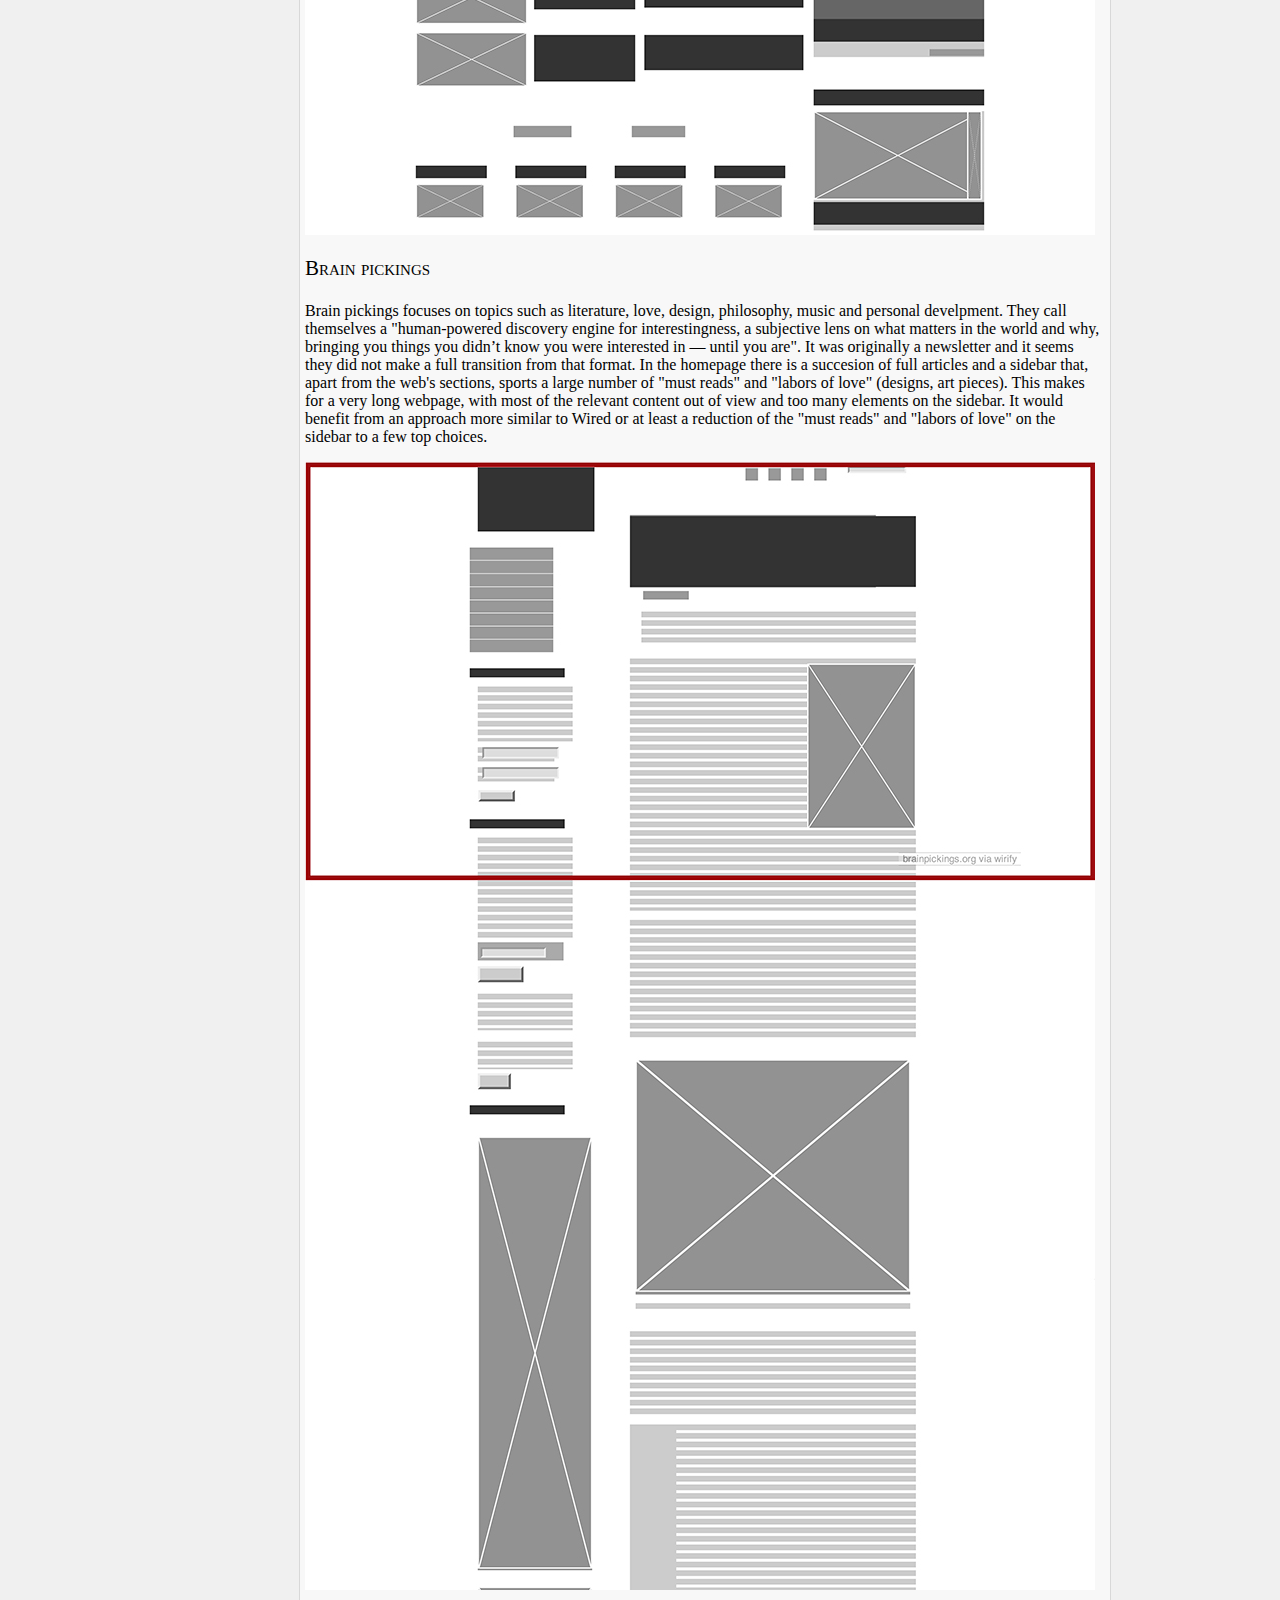
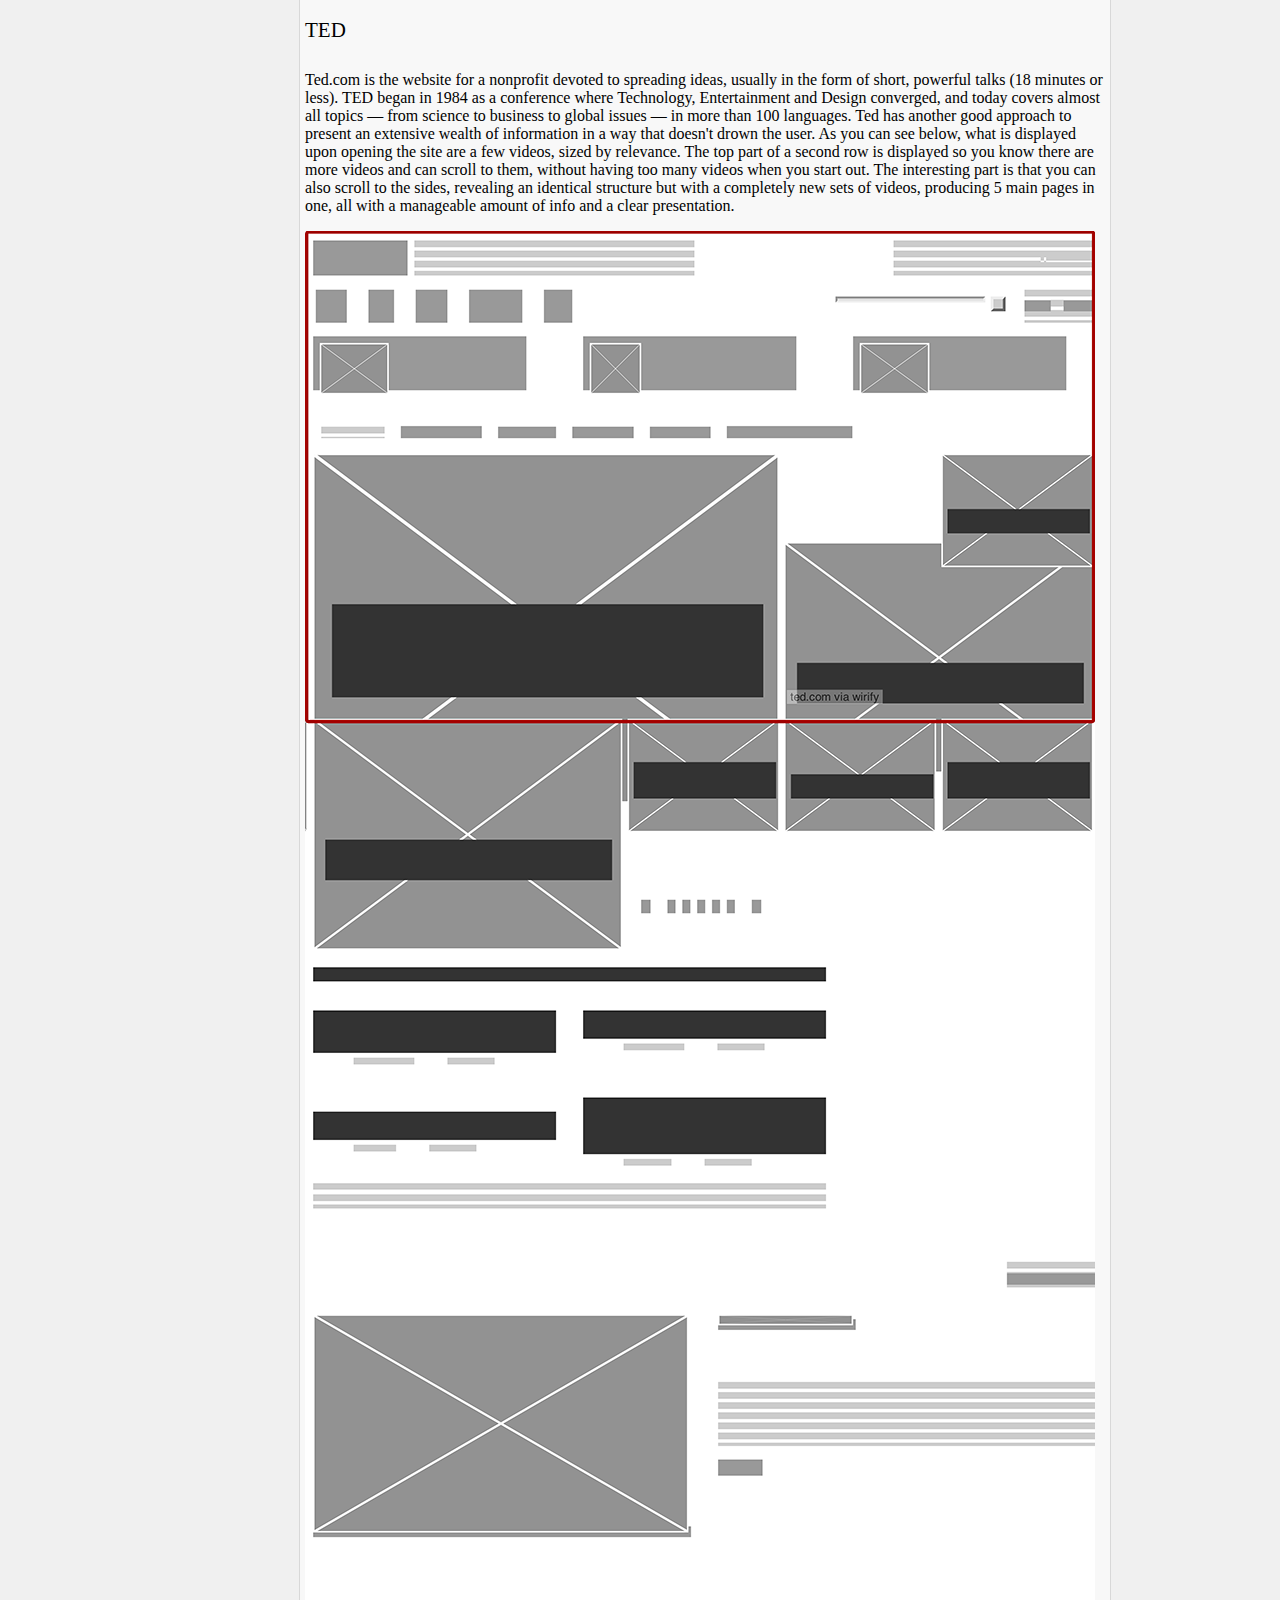
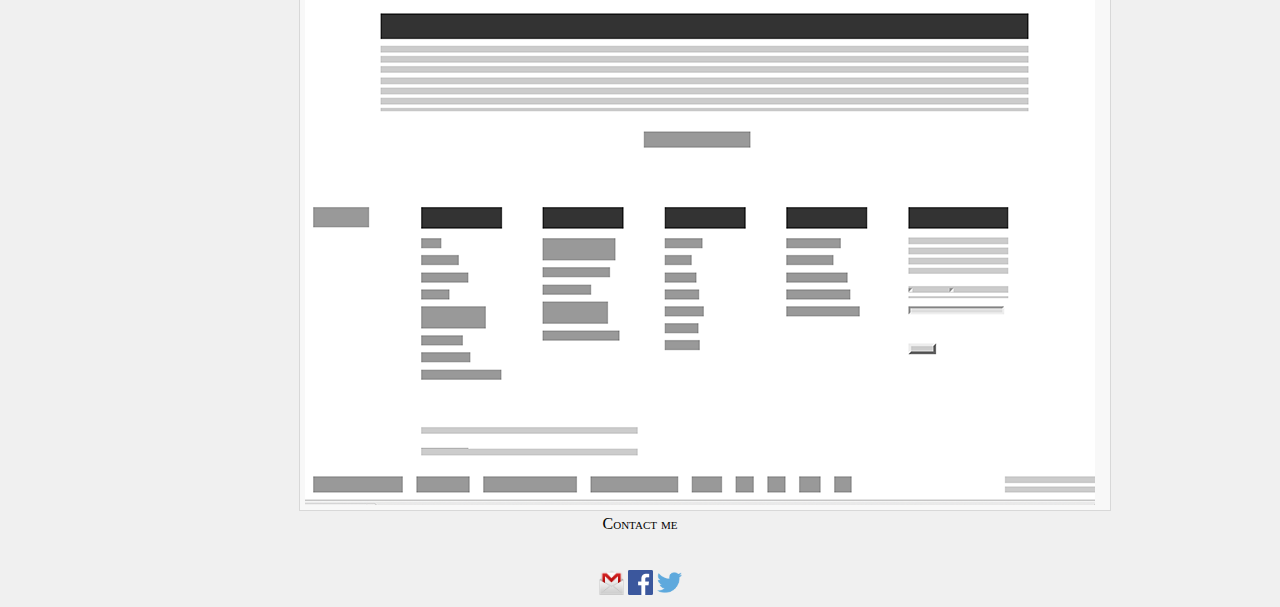
<file: unit1_projects/wireframe_sites.html>
<!--What problem is the web page solving? What visual challenges are there?
Add the wireframe image to your html page.-->

<DOCTYPE! html>
<html>
	<head>
		<link rel="icon" href="images/tabhead.ico">
		<title>Wireframing</title>
		<meta http-equiv="Content-Type" content="text/html; charset=utf-8">
		<link rel="stylesheet" type="text/css" href="stylesheets/dbc2.css">
	</head>

	<body>
	<div id="body"> 
		<div id="header"> 
			<a href="index.html"><img src="images/header.jpg"></a>
		</div>

		<div id="sidebar"> 
			<p><a class="button" href="dbc1.html">About me</a></p>
			<p><a class="button" href="dbc2.html">Dbc2</a></p>
			<p><a class="button" href="week3_technical_blog.html">Technical blog</a></p>
			<p><a class="button" href="week3_cultural_blog.html">Cultural blog</a></p>
			<p><a class="button" href="wireframe_sites.html">Wireframing</a></p>
		</div>

		<div id="content"> 
			<h1>Wireframing</h1>
			<p>The web pages that I chose are only some of the ones that I like. One thing they have in common is that they are not devised to interact with the user as a solution to a concrete problem, like an email client, public services portal or a mapping web app. These web pages are content providers, without forms to be filled, upload features or any other possibility of input other than comments. They are mainly aimed at providing different types of content, so you could say they aim at the human desire to be informed, be it on current affairs, or issues of innovation, self-improvement, etc. Aimed at similar "problems", they face similar challenges which in my opinion is being able to present large amounts of articles, videos, presentations, etc. in a way that is not overwhelming but engaging to the visitor. The red frames mark the area of the website that is displayed before any scrolling is done.</p>	
			<h2>Wired</h2>
			<p>Wired is an online version of a technology magazine. They publish articles on all things tech and innovation, spanning topics as ample as programming, hardware, military current affairs, photography, biology, health, auto industry and many others. From the wireframe you can see that it is a very clean, roomy design. Yes, there are a LOT of elements and usually that would seem overcrowded but considering the massive amount of information they pack and the complexity to avail all that information orderly and clearly I stand by my initial opinion.  </p>
			<img src="images/wired.jpg">
			<h3>Brain pickings</h3>
			<p>Brain pickings focuses on topics such as literature, love, design, philosophy, music and personal develpment. They call themselves a "human-powered discovery engine for interestingness, a subjective lens on what matters in the world and why, bringing you things you didn’t know you were interested in — until you are". It was originally a newsletter and it seems they did not make a full transition from that format. In the homepage there is a succesion of full articles and a sidebar that, apart from the web's sections, sports a large number of "must reads" and "labors of love" (designs, art pieces). This makes for a very long webpage, with most of the relevant content out of view and too many elements on the sidebar. It would benefit from an approach more similar to Wired or at least a reduction of the "must reads" and "labors of love" on the sidebar to a few top choices.</p>
			<img src="images/bp.jpg">
			<h4>TED</h4>
			<p>Ted.com is the website for a nonprofit devoted to spreading ideas, usually in the form of short, powerful talks (18 minutes or less). TED began in 1984 as a conference where Technology, Entertainment and Design converged, and today covers almost all topics — from science to business to global issues — in more than 100 languages. Ted has another good approach to present an extensive wealth of information in a way that doesn't drown the user. As you can see below, what is displayed upon opening the site are a few videos, sized by relevance. The top part of a second row is displayed so you know there are more videos and can scroll to them, without having too many videos when you start out. The interesting part is that you can also scroll to the sides, revealing an identical structure but with a completely new sets of videos, producing 5 main pages in one, all with a manageable amount of info and a clear presentation.</p>
			<img src="images/ted.png">
		</div>

		<div id="footer">
			<h6>Contact me</h6>
			<a href="mailto:frscala@gmail.com"><img src ="images/gmail.png"/ heigth ="25" width ="25"></a>
			<a href="https://www.facebook.com/francisco.scala" target ="blank"><img src ="images/facebook.png"/ heigth ="25" width ="25"></a>
			<a href="https://twitter.com/phrano"><img src ="images/twitter.png"/ heigth ="25" width ="25"></a> 
		</div>
	<div>
	</body>


</html>
</file>
<file: unit1_projects/stylesheets/dbc2.css>
/*h1
Positioning
A div that contains an image and a caption, and position the caption absolutely overtop the image.
Float side bar and content area
img*/

#body {
	width: 950px ;
	margin: 0 auto;
}
#content {
	padding: 5px;
	border: 1px solid #D8D8D8; 
	margin: 4px;
	background: #F8F8F8;
	float: right;
	width: 800px;
}
#photo {
	float: right;
	margin-left: 10px;
}
#sidebar {
	padding: 2px;
	margin: 2px;
	float: left; 
	width: 120px;
	height: 210px;
}
#footer {
	text-align: center;
	clear: both;
}
.superemp {
	font-weight: bold;
	font-style: italic; 
}
.button {
	padding:6px;
	margin: 3px;
	background: #FFFFFF;
	text-decoration: none;
	font-variant: small-caps;
	font-size: 17px;
}
a:link {
	color:#000000;
}
a:visited {
	color:#000000;
}
a:hover {
	color:#777777;
}
a:active {
	color:#333333;
}
.caption {
	position: relative;
	text-align: left;
	top: 265px;
	left: 230px;
	font-family:"HelveticaNeue-Light";
	font-size:10px;
	color: #FFFFFF;
	background: #000000;
	width: 175px;
	z-index: 2;
}
body {
	background:#F0F0F0;
	font-family:"HelveticaNeue-Light";
	font-size:16px;
}
h1 {
	font-weight: normal;
	font-family:"HelveticaNeue-Light";
	font-size:26px;
	font-variant:small-caps; 
}
h2,h3,h4,h5 {
	font-weight: normal;
	font-family:"HelveticaNeue-Light";
	font-size: 21px;
	font-variant:small-caps; 
}
h6 {
	font-family:Verdana;
	font-size: 16;
	color: ;
	font-variant:small-caps;
	font-weight: normal; 
}

h6:hover {color: #666699}
</file>
<file: unit1_projects/class1/completed/stylesheets/styles.css>
/* General Styles */
body {
  background-color: rgb(241, 241, 241);
  font-family: 'Lato', Arial, sans-serif;
  font-size: 16px;
  font-weight: 300;
  line-height: 1.2em;
  margin: 0px auto;
  min-width: 960px;
  width: 100%;
}

p {
  margin: 1em;
}

a {
  color: #1D766F;
  text-decoration: none;
}
a:hover {
  color: #BC2F36;
}

h1 {
  font-family: 'Audiowide', cursive;
  font-size: 2.2em;
  float: left;
  line-height: 75px;
}

h2 {
  background-color: rgb(60, 60, 60);
  color: #FFF;
  font-family: 'Quicksand', sans-serif;
  font-size: 2.4em;
  font-weight: 400;
  line-height: 80px;
  margin: 0 0 0.5em 0;
  text-align: center;
}

h3 {
  font-family: 'Quicksand', sans-serif;
  font-size: 1.4em;
  font-weight: 700;
  margin: 0 0 0.3em 0;
  text-align: center;
}

h4 {
  color: rgb(120, 120, 120);
  font-size: 1em;
  text-align: center;
}


/* Navigation */
nav li {
  float: left;
}
nav li a {
  color: #fff;
  margin: 0 10px;
  padding: 5px 10px;
  text-decoration: none;
}
nav li a:hover {
  color: #FB000D;
}

.jump {
  color: #565656;
  font-family: 'EntypoRegular';
  font-size: 70px;
  line-height: 80px;
  position: absolute;
  text-decoration: none;
  top: 0;
}
.jump.up {
  left: 15px;
}
.jump.down {
  right: 15px;
}
.jump:hover {
  color: #BC2F36;
}


/* Header */
header {
  background-color: #009D92;
  padding: 10px;
}
header h1 {
  color: #FFEECC;
  background: url('../images/icons/it.png') no-repeat 0 50%;
  padding-left: 40px;
}
header nav {
  float: right;
  font-size: 1.2em;
  margin-left: 20px;
}
header nav li {
  line-height: 75px;
}
header nav a:hover {
  background-color: #fff;
}

header:after {
  /* clearfix hack */
  content: "";
  display: table;
  clear: both;
}


/* Main */
#main section {
  margin-bottom: 1em;
  position: relative;
}
#main div.wrapper{
    width: 100%;
    max-width:1400px;
    margin: 0 auto;
}


#main section:after {
  /* clearfix hack */
  content: "";
  display: table;
  clear: both;
}


/* Famous Women */
#famous article.woman {
  background-color: white;
  float: left;
  min-height: 250px;
  margin: 1%;
  padding: 2%;
  width: 27.33%;
}

#famous article.break {
  clear: both;
}

#famous article img {
  display: block;
  margin: 1em auto;
  width: 100%;
}


/* Organizations */
#organizations {
  clear: both;
  height: 500px;
}

#organizations ul {
  margin: 50px;
  position: relative;
}
#organizations ul li {
  font-size: 1.2em;
  line-height: 1.3em;
  margin-bottom: 1em;
  padding-left: 5px;
  max-width: 50%;
}
#organizations ul li:before {
  color: #FB000D;
  content: '6';
  font-family: 'EntypoRegular';
  font-size: 40px;
  padding-right: 10px;
}

#organizations img {
  position: absolute;
  right: 20px;
  top: 0;
  display: none;
  max-width: 40%;
}
#organizations li:hover img {
  display: block;
}


/* Fun Facts */
#facts ul {
  margin: 50px;
}
#facts ul li {
  font-size: 1.2em;
  line-height: 1.3em;
  margin-bottom: 1em;
  padding-left: 5px;
}
#facts ul li:before {
  color: #FFA700;
  content: '7';
  font-family: 'EntypoRegular';
  font-size: 30px;
  padding-right: 10px;
}
#facts ul li:hover:before {
  color: #FF6F00;
}


/* Footer */
footer {
  background-color: #00665F;
}

footer .nav {
  float: left;
  font-size: 1.1em;
  margin: 10px;
}

footer nav a:hover {
  color: #FFEECC;
}

footer:after {
  /* clearfix hack */
  content: "";
  display: table;
  clear: both;
}


/* Fonts */
@font-face {
  font-family: 'EntypoRegular';
  src: url('font/Entypo-webfont.eot');
  src: url('font/Entypo-webfont.eot?#iefix') format('embedded-opentype'),
       url('font/Entypo-webfont.woff') format('woff'),
       url('font/Entypo-webfont.ttf') format('truetype'),
       url('font/Entypo-webfont.svg#EntypoRegular') format('svg');
  font-weight: normal;
  font-style: normal;
}
</file>
<file: unit1_projects/class1/practice/stylesheets/styles.css>
/* General Styles */
body {
  background-color: rgb(241, 241, 241);
  font-size: 16px;
  font-weight: 300;
  line-height: 1.2em;
  margin: 0px auto;
  min-width: 960px;
  width: 100%;
}

p {
  margin: 1em;
}

a {
  color: #1D766F;
  text-decoration: none;
}

h1 {
  font-size: 2.2em;
  float: left;
  line-height: 75px;
}

h2 {
  background-color: rgb(60, 60, 60);
  color: #FFF;
  font-size: 2.4em;
  font-weight: 400;
  line-height: 80px;
  margin: 0 0 0.5em 0;
  text-align: center;
}

h3 {
  font-size: 1.4em;
  font-weight: 700;
  margin: 0 0 0.3em 0;
  text-align: center;
}

h4 {
  color: rgb(120, 120, 120);
  font-size: 1em;
  text-align: center;
}

/* Navigation */
.nav li {
  float: left;
}
.nav li a {
  color: #fff;
  margin: 0 10px;
  padding: 5px 10px;
  text-decoration: none;
}

.jump {
  color: #565656;
  font-size: 70px;
  line-height: 80px;
  position: absolute;
  text-decoration: none;
  top: 0;
}
.jump.up {
  left: 15px;
}
.jump.down {
  right: 15px;
}


/* Header */
#header {
  background-color: #009D92;
  padding: 10px;
}
#header h1 {
  color: #FFEECC;
  background: url('../images/icons/it.png') no-repeat 0 50%;
  padding-left: 40px;
}
#header .nav {
  float: right;
  font-size: 1.2em;
  margin-left: 20px;
}
#header .nav li {
  line-height: 75px;
}

#header:after {
  /* clearfix hack */
  content: "";
  display: table;
  clear: both;
}


/* Main */
#main div {
  margin-bottom: 1em;
  position: relative;
}
#main div.wrapper{
    width: 100%;
    max-width:1400px;
    margin: 0 auto;
}

#main section:after {
  /* clearfix hack */
  content: "";
  display: table;
  clear: both;
}


/* Famous Women */
#famous div.woman {
  background-color: white;
  float: left;
  min-height: 250px;
  margin: 1%;
  padding: 2%;
  width: 27.33%;
}

#famous div.break {
  clear: both;
}

#famous div img {
  display: block;
  margin: 1em auto;
  width: 100%;
}


/* Organizations */
#organizations {
  clear: both;
}

#organizations ul {
  margin: 50px;
  position: relative;
}
#organizations ul li {
  font-size: 1.2em;
  line-height: 1.3em;
  margin-bottom: 1em;
  padding-left: 5px;
  max-width: 50%;
}
#organizations img {
  position: absolute;
  right: 20px;
  top: 0;
  display: none;
  max-width: 40%;
}
#organizations li:hover img {
  display: block;
}

/* Fun Facts */
#facts ul {
  margin: 50px;
}
#facts ul li {
  font-size: 1.2em;
  line-height: 1.3em;
  margin-bottom: 1em;
  padding-left: 5px;
}



/* Footer */
#footer {
  background-color: #00665F;
}

#footer .nav {
  float: left;
  font-size: 1.1em;
  margin: 10px;
}

#footer:after {
  /* clearfix hack */
  content: "";
  display: table;
  clear: both;
}
</file>
<file: unit1_projects/stylesheets/dbc1.css>
/*h1
h2
h3
h4
h5
h6
p
ol
ul
img*/



body {
	background:#F0F0F0;
	font-family:"HelveticaNeue-Light";
	font-size:16px;
}
h1 {
	font-weight: normal;
	font-family:"HelveticaNeue-Light";
	font-size:26px;
	font-variant:small-caps; 
}
h2,h3,h4,h5 {
	font-weight: normal;
	font-family:"HelveticaNeue-Light";
	font-size: 21px;
	font-variant:small-caps; 
}
h6 {
	font-family:Verdana;
	font-size: 16;
	color: ;
	font-variant:small-caps;
	font-weight: normal; 
}
.textbox {
	background: #FFFFFF; 
}
h6:hover {color: #666699}
</file>
